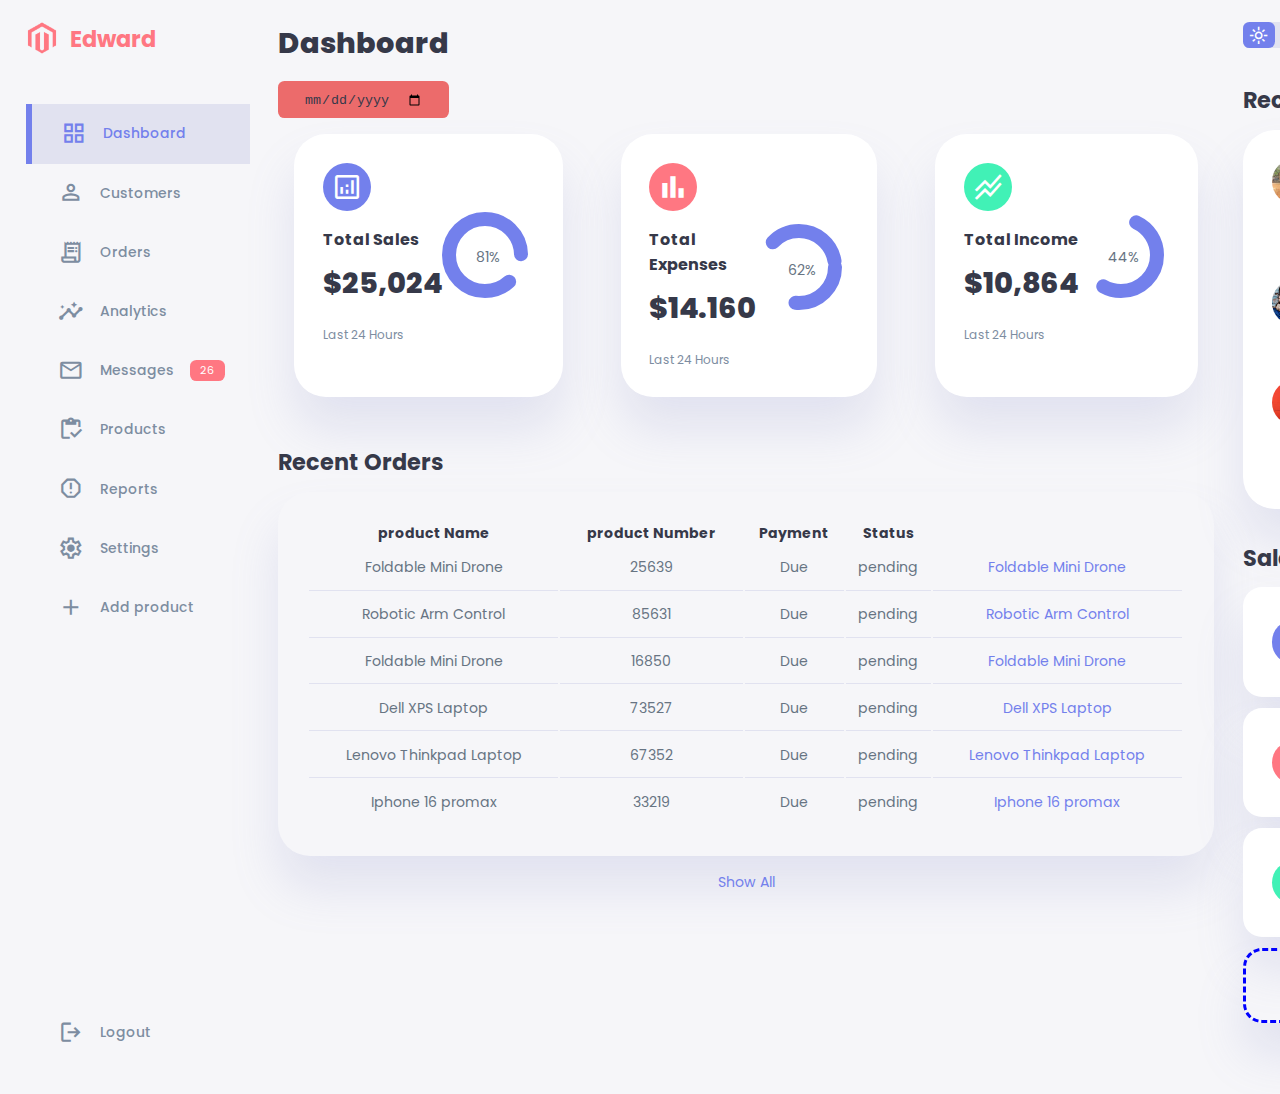
<file: MY final Portfolio/Admin-Dashboard/index.html>
<!DOCTYPE html>
<html lang="en">
<head>
    <link rel="stylesheet" href="./style.css">
    <link href="https://fonts.googleapis.com/css2?family=Material+Icons"
      rel="stylesheet">
      <link rel="stylesheet" href="https://fonts.googleapis.com/css2?family=Material+Symbols+Outlined:opsz,wght,FILL,GRAD@20..48,100..700,0..1,-50..200" />
    <meta charset="UTF-8">
    <meta name="viewport" content="width=device-width, initial-scale=1.0">
    <title>MyDashboard</title>
</head>
<body>
    <div class="container">
        <aside>
            <div class="top">
                <div class="logo">
                    <img src="./assets/logo.png">
                    <h2><span class="danger">Edward</span></h2>
                </div>
                <div class="close" id="close-btn">
                    <span class="material-symbols-outlined">
                        close
                        </span>
                </div>
            </div>
            <div class="sidebar">
            <a href="#" class="active">
                <span class="material-symbols-outlined">grid_view </span>
                <h3>Dashboard</h3>
            </a>
            <a href="#">
                <span class="material-symbols-outlined">person</span>
                <h3>Customers</h3>
            </a>
            <a href="#">
                <span class="material-symbols-outlined">receipt_long</span>
                <h3>Orders</h3>
            </a>
            <a href="#">
                <span class="material-symbols-outlined">insights</span>
                <h3>Analytics</h3>
            </a>
            <a href="Customers.mails.csv">
                <span class="material-symbols-outlined">mail_outline</span>
                <h3>Messages</h3>
                <span class="message-count">26</span>
            </a>
            <a href="#">
                <span class="material-symbols-outlined">inventory </span>
                <h3>Products</h3>
            </a>
            <a href="#">
                <span class="material-symbols-outlined">report_gmailerrorred </span>
                <h3>Reports</h3>
            </a>
            <a href="#">
                <span class="material-symbols-outlined">settings </span>
                <h3>Settings</h3>
            </a>
            <a href="#">
                <span class="material-symbols-outlined">add</span>
                <h3>Add product</h3>
            </a>
            <a href="#">
                <span class="material-symbols-outlined">logout</span>
                <h3>Logout</h3>
            </a>
            </div>
        </aside>
        <main>
            <h1>Dashboard</h1>
            <div class="date">
                <input type="date">
            </div>
            <div class="insights">
                <div class="sales">
                <span class="material-symbols-outlined">analytics</span>
                    <div class="middle">
                        <div class="left">
                            <h3>Total Sales</h3>
                            <h1>$25,024</h1>
                        </div>
                    <div class="progress">
                        <svg>
                            <circle cx="38" cy="38" r="36" ></circle>
                        </svg>
                        <div class="number">
                            <p>81%</p>
                        </div>
                    </div>
                </div>
                    <small class="text-muted">Last 24 Hours</small>
            </div>
            <!           END OF SALES           >
            <div class="expenses">
                <span class="material-symbols-outlined">bar_chart</span>
                    <div class="middle">
                        <div class="left">
                            <h3>Total Expenses</h3>
                            <h1>$14.160</h1>
                        </div>
                    <div class="progress">
                        <svg>
                            <circle cx="38" cy="38" r="36" ></circle>
                        </svg>
                        <div class="number">
                            <p>62%</p>
                        </div>
                    </div>
                </div>
                    <small class="text-muted">Last 24 Hours</small>
            </div>
            <!           END OF EXPENSES           >
            <div class="income">
                <span class="material-symbols-outlined">stacked_line_chart</span>
                    <div class="middle">
                        <div class="left">
                            <h3>Total Income</h3>
                            <h1>$10,864</h1>
                        </div>
                    <div class="progress">
                        <svg>
                            <circle cx="38" cy="38" r="36" ></circle>
                        </svg>
                        <div class="number">
                            <p>44%</p>
                        </div>
                    </div>
                </div>
                    <small class="text-muted">Last 24 Hours</small>
            </div>
            <!           END OF INCOME           >
        </div>
        <div class="recent-orders">
            <h2>Recent Orders</h2>
            <table>
                <thead>
                    <tr>
                        <th>product Name</th>
                        <th>product Number</th>
                        <th>Payment</th>
                        <th>Status</th>
                        <th> </th>                        <th></th>
                    </tr>
                </thead>
                <tbody>
                  
                </tbody>
            </table>
            <a href="#">Show All</a>
        </div>
        </main>

        <div class="right">
            <div class="top">
                <button id="menu-btn">
                    <span class="material-symbols-outlined">menu</span>
                </button>
                <div class="theme-toggler">
                    <span class="material-symbols-outlined active">light_mode</span>
                    <span class="material-symbols-outlined">dark_mode</span>
                </div>
                <div class="profile">
                    <div class="info">
                        <p>Hey,<b>Edward</b></p>
                        <small class="text-muted">Admin</small>
                    </div>
                        <div class="profile-photo">
                            <img src="Images\img1.jpg">
                        </div>
                </div>
            </div>
            <div class="recent-updates">
                <h2>Recent Updates</h2>
                <div class="updates">
                    <div class="update">
                        <div class="profile-photo">
                            <img src="Images\img2.jpg" alt="">
                        </div>
                        <div class="message">
                            <p><b>Tengan Edward </b>recived his order of
                            Night lion tech gps drone</p>
                            <small class="text-muted">5 Minutes Ago</small>
                        </div>
                </div>
                    <div class="update">
                        <div class="profile-photo">
                            <img src="./assets/profile-3.jpg" alt="">
                        </div>
                        <div class="message">
                            <p><b>Reza Naseri </b>recived his order of
                            Dell XPS laptop</p>
                            <small class="text-muted">2 Minutes Ago</small>
                        </div>
                    </div>
                    <div class="update">
                        <div class="profile-photo">
                            <img src="./assets/profile-4.jpg" alt="">
                        </div>
                        <div class="message">
                            <p><b>Allibaba </b>recived his order of
                            Robotic Arm Control</p>
                            <small class="text-muted">10 Minutes Ago</small>
                        </div>
                    </div>
                    <!-- <div class="update">
                        <div class="profile-photo">
                            <img src="Images/img3.jpg" alt="">
                        </div>
                        <div class="message">
                            <p><b>Haruna Katrish </b>recived his order of
                            Cements</p>
                            <small class="text-muted">7 Minutes Ago</small>
                        </div>
                    </div> -->
            </div>
            <div class="sales-analytics">
                <h2>Sales Analytics</h2>
                <div class="item online">
                    <div class="icon">
                        <span class="material-symbols-outlined">shopping_cart</span>
                    </div>
                    <div class="right">
                        <div class="info">
                            <h3>ONLINE ORDERS</h3>
                            <small class="text-muted"></small>
                        </div>
                        <h5 class="success">+39%</h5>
                        <h3>3849</h3>
                    </div>
                </div>
                <div class="item offline">
                    <div class="icon">
                        <span class="material-symbols-outlined">local_mall</span>
                    </div>
                    <div class="right">
                        <div class="info">
                            <h3>OFFLINE ORDERS</h3>
                            <small class="text-muted"></small>
                        </div>
                        <h5 class="danger">-17%</h5>
                        <h3>1100</h3>
                    </div>
                </div>
                <div class="item customers">
                    <div class="icon">
                        <span class="material-symbols-outlined">person</span>
                    </div>
                    <div class="right">
                        <div class="info">
                            <h3>NEW CUSTOMERS</h3>
                            <small class="text-muted"></small>
                        </div>
                        <h5 class="success">+25%</h5>
                        <h3>849</h3>
                    </div>
                </div>
                <div class="item add-product">
                    <div>
                        <span class="material-symbols-outlined">add</span>
                        <h3>Add Products</h3>
                    </div>
                </div>

            </div>
        </div>
    </div>
    <script src="./orders.js"></script>
    <script src="./index.js"></script>

</body>
</html>
</file>
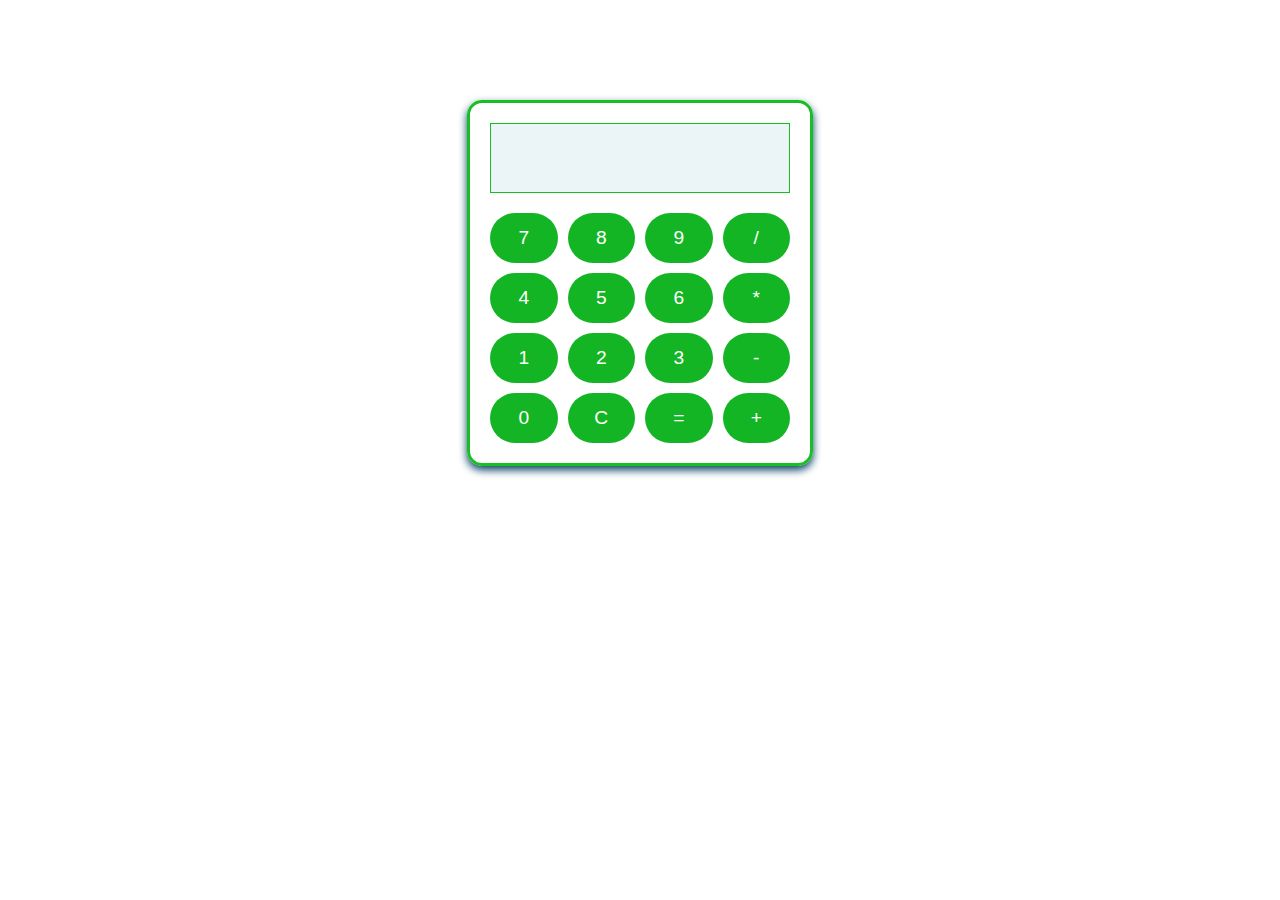
<file: MY final Portfolio/simple-calculator/index.html>
<!DOCTYPE html>
<html lang="en">
<head>
    <meta charset="UTF-8">
    <meta name="viewport" content="width=device-width, initial-scale=1.0">
    <title>Simple Calculator</title>
    <link rel="stylesheet" href="styles.css">
</head>
<body>
    <div class="calculator">
        <input type="text" id="result" disabled>
        <div class="buttons">
            <button class="btn" onclick="appendValue('7')">7</button>
            <button class="btn" onclick="appendValue('8')">8</button>
            <button class="btn" onclick="appendValue('9')">9</button>
            <button class="btn" onclick="appendValue('/')">/</button>
            <button class="btn" onclick="appendValue('4')">4</button>
            <button class="btn" onclick="appendValue('5')">5</button>
            <button class="btn" onclick="appendValue('6')">6</button>
            <button class="btn" onclick="appendValue('*')">*</button>
            <button class="btn" onclick="appendValue('1')">1</button>
            <button class="btn" onclick="appendValue('2')">2</button>
            <button class="btn" onclick="appendValue('3')">3</button>
            <button class="btn" onclick="appendValue('-')">-</button>
            <button class="btn" onclick="appendValue('0')">0</button>
            <button class="btn" onclick="clearResult()">C</button>
            <button class="btn" onclick="calculateResult()">=</button>
            <button class="btn" onclick="appendValue('+')">+</button>
        </div>
    </div>
    <script src="script.js"></script>
</body>
</html>
</file>
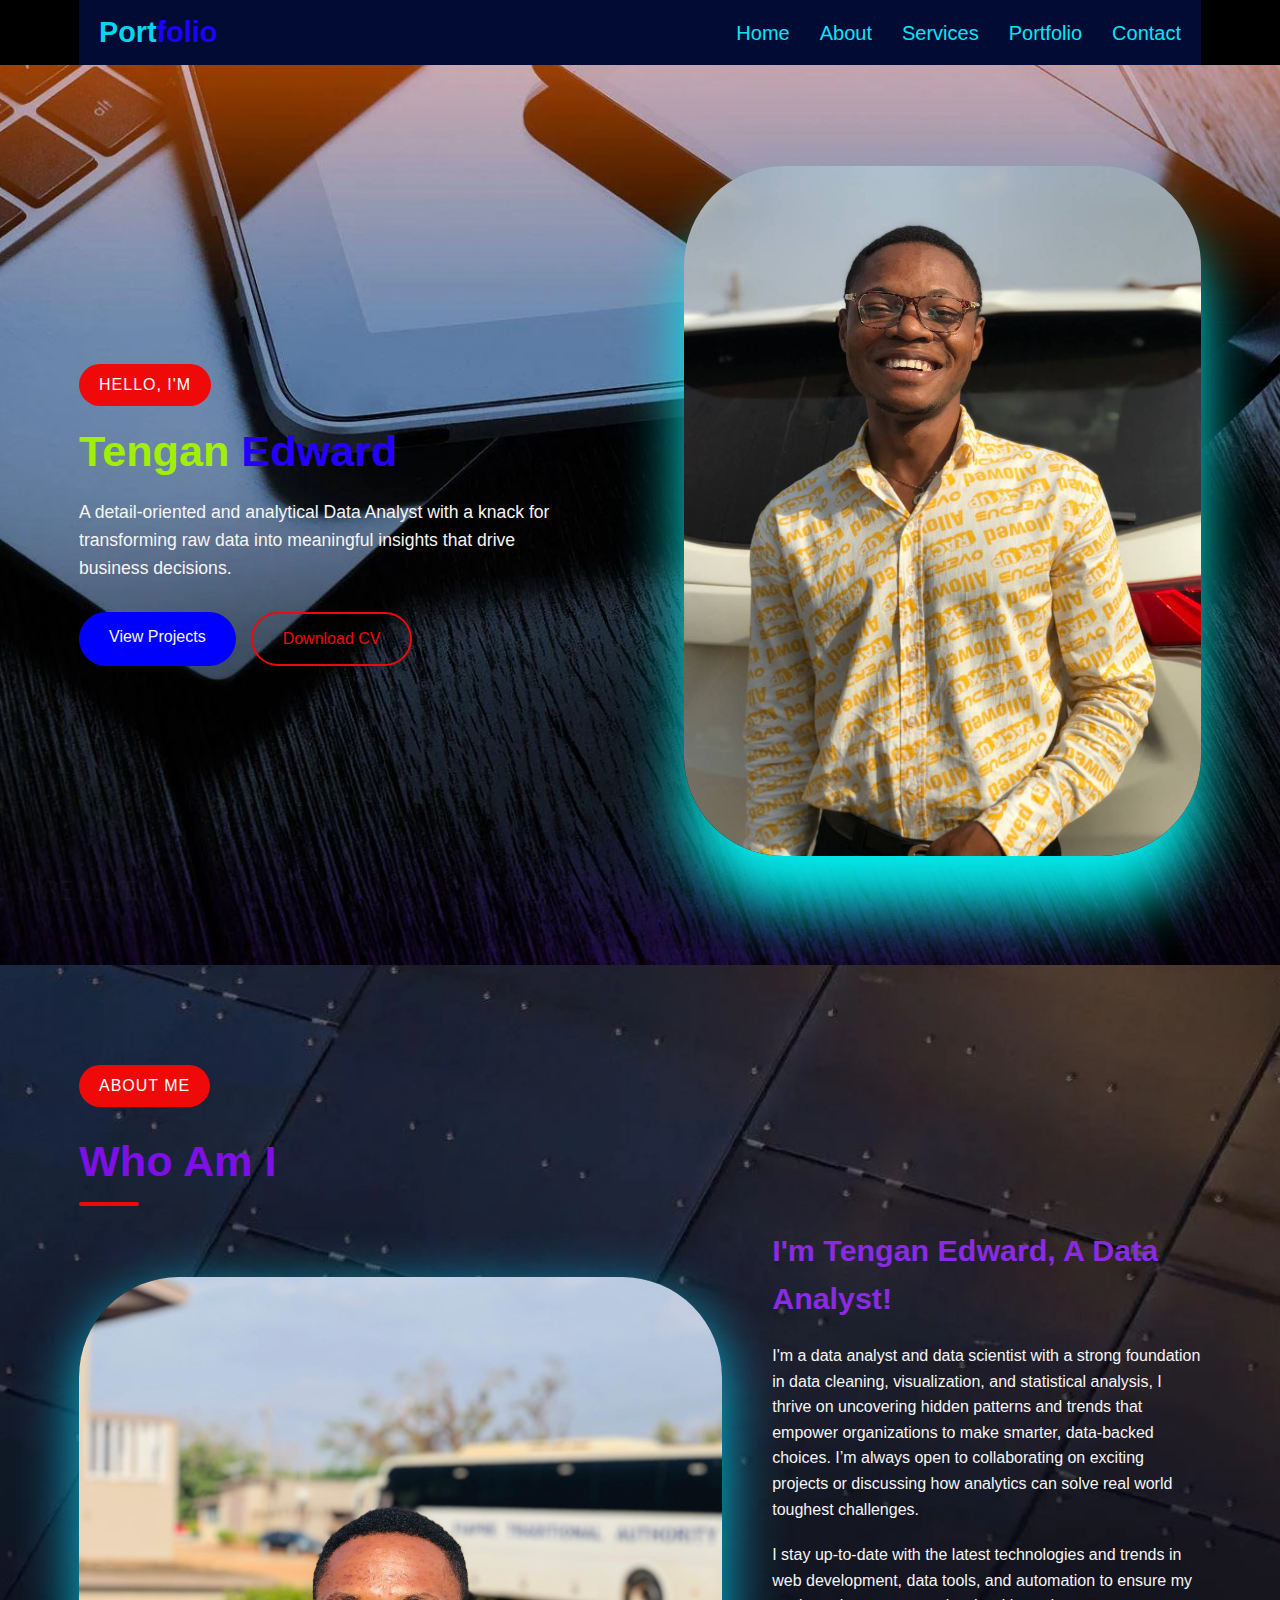
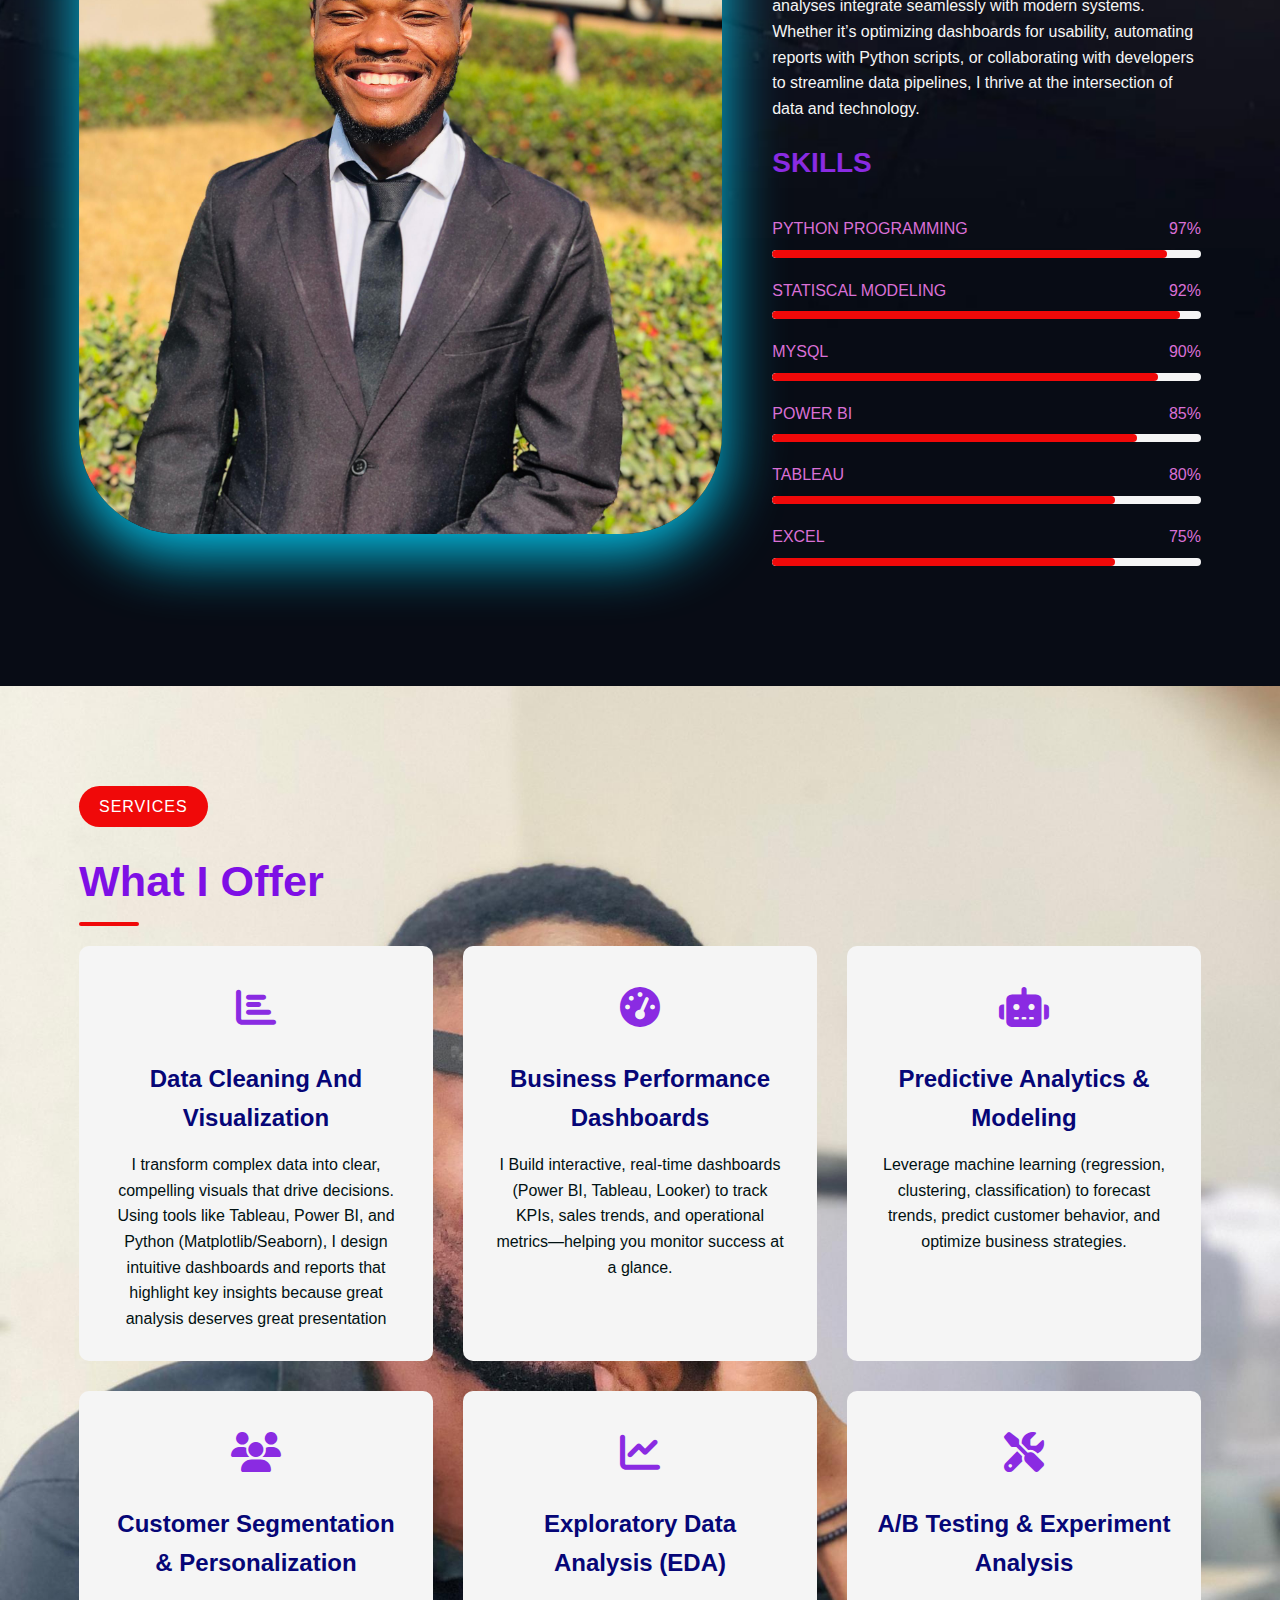
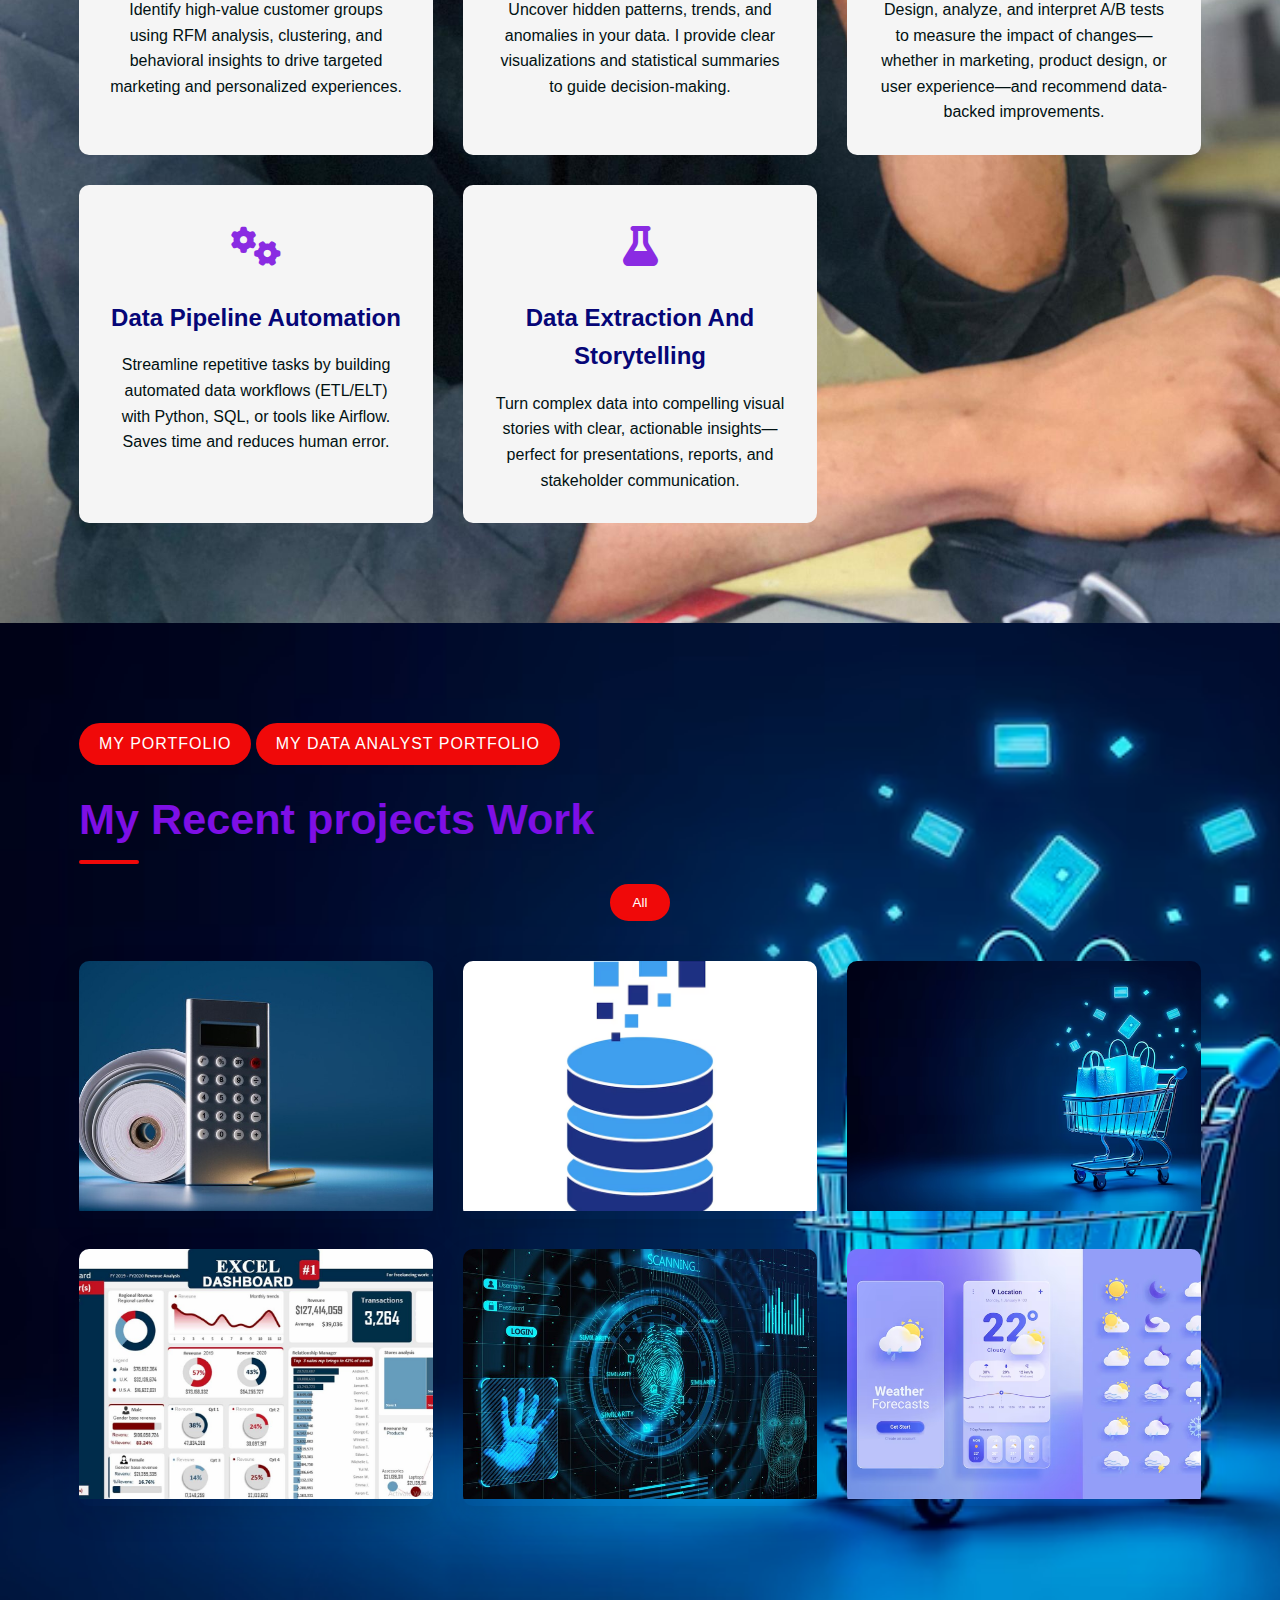
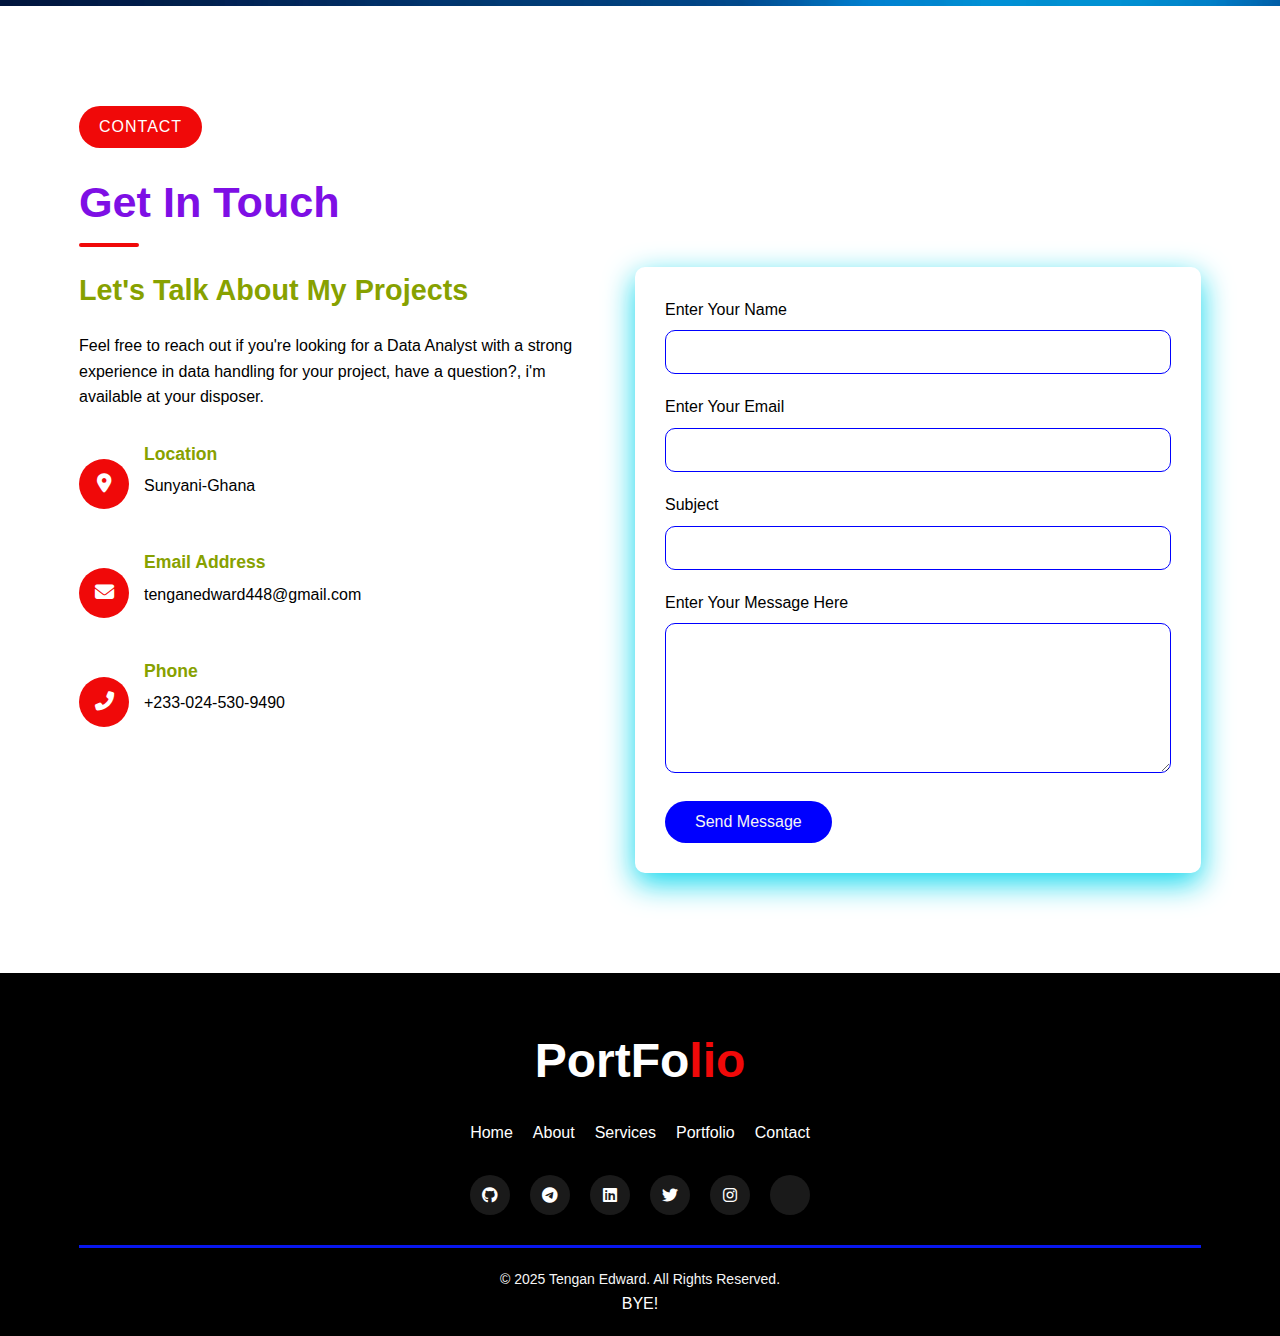
<file: MY final Portfolio/elements.html>
<!DOCTYPE html>
<html lang="en">
<head>
    <meta charset="UTF-8">
    <meta name="viewport" content="width=device-width, initial-scale=1.0">
    <title>thetec-artist</title>
    <link rel="stylesheet" href="https://cdnjs.cloudflare.com/ajax/libs/font-awesome/6.4.0/css/all.min.css">
    <style>
        /* CSS Reset & Base Styles */
        * {
            margin: 0;
            padding: 0;
            box-sizing: border-box;
            font-family: 'Segoe UI', Tahoma, Geneva, Verdana, sans-serif;
        }

        :root {
            --primary-color: #f00909;
            --secondary-color: #d50be0dd;
            --accent-color: #0ae632ae;
            --light-color: #000000; 
            --dark-color: #87a100;
            --text-color: #333;
            --text-light: #4fd5e3;
            --transition: all 0.2s ease;
        }

        html {
            scroll-behavior: smooth;
        }

        body {
            line-height: 1.6;
            color: var(--text-color);
            background-color: var(--light-color);
            overflow-x: hidden;
        }

        a {
            text-decoration: none;
            color: white;
            transition: var(--transition);
        }

        a:hover {
            color:yellow;
        }

        .container {
            width: 90%;
            max-width: 1200px;
            margin: 0 auto;
            padding: 0 15px;
        }

        .section {
            display: inline-block;
            padding: 8px 20px;
            background-color: var(--primary-color);
            color: white;
            border-radius: 30px;
            font-size: 15x;
            margin-bottom: 20px;
            text-transform: uppercase;
            letter-spacing: 1px;
        }

        .section-title {
            font-size: 2.7rem;
            margin-bottom: 30px;
            color: rgb(126, 15, 229);
            position: relative;
        }

        .section-title::after {
            content: '';
            position: absolute;
            bottom: -10px;
            left: 0;
            width: 60px;
            height: 4px;
            background-color: var(--primary-color);
            border-radius: 2px;
        }

        .btn {
            display: inline-block;
            padding: 12px 30px;
            background-color: blue;
            color: whitesmoke;
            border: none;
            border-radius: 30px;
            cursor: pointer;
            font-size: 16px;
            font-weight: 500;
            transition: var(--transition);
            text-transform: capitalize;
        }

        .btn:hover {
            background-color: red;
            transform: translateY(-3px);
            box-shadow: 0 10px 20px greenyellow;
        }

        .btn-outline {
            background-color: transparent;
            border: 2px solid var(--primary-color);
            color: var(--primary-color);
        }

        .btn-outline:hover {
            background-color: var(--primary-color);
            color: rgb(4, 211, 248);
        }

        /* Header & Navigation */
        header {
            position: flex;
            top: 0;
            left: 0;
            height: 65px;
            width: 100%;
            z-index: 1000;
            
            box-shadow: 0 2px 10px rgb(19, 244, 2);
            transition: var(--transition);
        }

        header.scrolled {
            background-color: rgba(1, 12, 55, 0.95);
            box-shadow: 0 5px 20px rgba(0, 0, 0, 0.1);
        }
        /* Navigation bar */
        .navbar {
            display: flex;
            justify-content: space-between;
            align-items: center;
            padding: 20px 20px;
            margin: 0;
            background: rgba(1, 12, 55, 0.95) ;
            height: 65px;
            font-size: 20px;
            width: 100%;
             top: 0;
            left: 0;
        }

        .logo {
            font-size: 1.8rem;
            font-weight: 700;
            color: rgb(6, 213, 240);
            transition: var(--transition);
            position: relative;
            display: inline-block;
        }

        .logo:hover {
            transform: scale(1.05);
        }

        .logo::after {
            content: '';
            position: absolute;
            bottom: -2px;
            left: 0;
            width: 0;
            height: 3px;
            background-color: var(--primary-color);
            transition: var(--transition);
        }

        .logo:hover::after {
            width: 100%;
        }

        .logo span {
            color: rgb(30, 0, 255);
        }

        .nav-links {
            display: flex;
            list-style: none;
        }

        .nav-links li {
            margin-left: 30px;
        }

        .nav-links a {
            font-weight: 500;
            position: relative;
            padding: 5px 0;
            transition: var(--transition);
            color: rgb(4, 230, 246);
        }

        .nav-links a::after {
            content: '';
            position: absolute;
            bottom: 0;
            left: 0;
            width: 0;
            height: 3px;
            background-color: rgb(255, 0, 0);
            transition: var(--transition);
            font-size: large;
        }

        .nav-links a:hover::after {
            width: 100%;
        }

        .nav-links a::before {
            content: '';
            position: absolute;
            top: 0;
            left: 0;
            width: 100%;
            height: 100%;
            background-color: white;
            border-radius: 4px;
            transform: scaleX(0);
            transform-origin: right;
            transition: transform 0.3s ease;
            z-index: -5;
        }

        .nav-links a:hover::before {
            transform: scaleX(1);
            transform-origin: left;
            color: rgb(222, 237, 8);
        }

        .nav-links a:hover {
            color: var(--primary-color);
            /* color:  rgb(7, 238, 46); */
        }

        .hamburger {
            display: none;
            cursor: pointer;
            font-size: 1.5rem;
            color: orangered;
            transition: var(--transition);
        }

        .hamburger:hover {
            color: blue;
            transform: rotate(90deg);
        }

        @media (max-width: 768px) {
            .nav-links {
                position: absolute;
                top: 80px;
                left: 0;
                width: 100%;
                background-color: white;
                flex-direction: column;
                align-items: center;
                padding: 20px 0;
                box-shadow: 0 10px 20px rgba(0, 0, 0, 0.1);
                transform: translateY(-150%);
                transition: transform 0.4s ease;
                z-index: 999;
            }

            .nav-links.active {
                transform: translateY(0);
            }

            .nav-links li {
                margin: 15px 0;
            }

            .nav-links a {
                padding: 10px 20px;
            }

            .nav-links a:hover {
                background-color: rgba(52, 152, 219, 0.1);
                border-radius: 4px;
            }

            .hamburger {
                display: block;
            }
        }

        /* Home Section */
        .hero {
            height: 100vh;
            display: flex;
            align-items: center;
           background:  url('images/13.jpg') center/cover no-repeat;
            position: relative;
            overflow: hidden;
        }

        .hero-content {
            display: flex;
            align-items: center;
            justify-content: space-between;
            flex-wrap: wrap;
        }

        .hero-text {
            flex: 1;
            min-width: 300px;
            padding-right: 30px;
        }

        .hero-text h1 {
            font-size: 2.7rem;
            margin-bottom: 20px;
            color: rgb(161, 239, 6);
            line-height: 1.2;
        }

        .hero-text h1 span {
            color: rgb(38, 0, 255);
        }

        .hero-text p {
            font-size: 1.1rem;
            color: whitesmoke;
            margin-bottom: 30px;
            max-width: 500px;
            background:transparent;
        }

        .hero-btns {
            display: flex;
            gap: 15px;
        }

        .hero-image {
            flex: 0.9;
            min-width: 300px;
            text-align: center;
            position: relative;
        }

        .hero-image img {
            max-width: 100%;
            height: auto;
            border-radius: 100px;
            box-shadow: 0 50px 60px rgba(4, 240, 240, 0.986);
            animation: float 5s ease-in-out infinite;
        }

        @keyframes float {
            0%, 100% {
                transform: translateY(0);
            }
            50% {
                transform: translateY(-20px);
            }
        }

        .social-icons {
            position: absolute;
            left: 0;
            bottom: 0;
            display: flex;
            flex-direction: column;
            gap: 15px;
        }

        .social-icons a {
            display: flex;
            align-items: center;
            justify-content: center;
            width: 40px;
            height: 40px;
            background-color: rgb(255, 255, 255);
            border-radius: 50%;
            color: var(--dark-color);
            box-shadow: 0 5px 15px white;
            transition: var(--transition);
        }

        .social-icons a:hover {
            background-color: var(--primary-color);
            color: rgb(65, 8, 239);
            transform: translateY(-5px);
        }

        /* About Section */
        .about {
            padding: 100px 0;
             background:  
                url('images/14.jpg') center/cover no-repeat;
        }

        /* About content section */
        .about-content {
            display: flex;
            align-items: center;
            justify-content: space-between;
            flex-wrap: wrap;
            gap: 50px;
        }

        .about-image {
            flex: 1.5;
            min-width: 300px;
            text-align: center;
            display: flex;
           
        }

        .about-image img {
            max-width: 100%;
            height: auto;
            border-radius: 100px;
            box-shadow: 0 20px 60px rgba(4, 201, 240, 0.986);
            display: flex;
             transition: 0.2s;
        }

        .about-text {
            flex: 1;
            min-width: 305px;
        }

        .about-text h3 {
            font-size: 1.9rem;
            margin-bottom: 20px;
            color: blueviolet;
        }

        .about-text p {
            margin-bottom: 20px;
            color:whitesmoke;
        }
        .about-text h1{
            color: blueviolet;
            font-size: 28px;
        }

        .skills {
            margin-top: 30px;
        }

        .skill-item {
            margin-bottom: 20px;
        }

        .skill-info {
            display: flex;
            justify-content: space-between;
            margin-bottom: 8px;
            color:orchid;
            /* background: orchid; */
        }

        .skill-bar {
            height: 8px;
            background-color: whitesmoke;
            border-radius: 4px;
            overflow: hidden;
        }

        .skill-progress {
            height: 100%;
            background-color: var(--primary-color);
            border-radius: 4px;
            transition: width 1s ease;
        }

        /* Services Section */
        .services {
            padding: 100px 0;
           background:  url('images/8.jpg') center/cover no-repeat;
        }

        .services-grid {
            display: grid;
            grid-template-columns: repeat(auto-fit, minmax(300px, 1fr));
            gap: 30px;
        }

        .service-card {
            background-color: whitesmoke;
            padding: 30px;
            border-radius: 10px;
            /* box-shadow: 0 10px 30px rgba(245, 198, 245, 0.901); */
            transition: var(--transition);
            text-align: center;
        }

        .service-card:hover {
            transform: translateY(-10px);
            /* box-shadow: 0 15px 40px rgb(3, 222, 251) ; */
        }

        .service-icon {
            font-size: 2.5rem;
            color:blueviolet;
            margin-bottom: 20px;
        }

        .service-card h3 {
            font-size: 1.5rem;
            margin-bottom: 15px;
            color: rgb(6, 6, 119);
        }

        .service-card p {
            color: rgb(1, 17, 18);
        }

        /* Portfolio Section */
        .portfolio {
            padding: 100px 0;
             background: 
                url('images/ecom1.jpg') center/cover no-repeat;
        }

        .portfolio-filter {
            display: flex;
            justify-content: center;
            flex-wrap: wrap;
            gap: 15px;
            margin-bottom: 40px;
        }

        .filter-btn {
            padding: 8px 20px;
            background-color: transparent;
            border: 3px solid var(--primary-color);
            color: var(--primary-color);
            border-radius: 30px;
            cursor: pointer;
            transition: var(--transition);
        }

        .filter-btn.active, .filter-btn:hover {
            background-color: var(--primary-color);
            color: white;
        }

        .portfolio-grid {
            display: grid;
            grid-template-columns: repeat(auto-fill, minmax(300px, 1fr));
            gap: 30px;
        }

        .portfolio-item {
            position: relative;
            border-radius: 10px;
            overflow: hidden;
            box-shadow: 0 10px 30px rgba(0, 0, 0, 0.1);
        }

        .portfolio-img {
            width: 100%;
            height: 250px;
            object-fit: cover;
            transition: var(--transition);
        }

        .portfolio-overlay {
            position: absolute;
            top: 0;
            left: 0;
            width: 100%;
            height: 100%;
            background-color: rgba(7, 47, 58, 0.982);
            display: flex;
            flex-direction: column;
            justify-content: center;
            align-items: center;
            opacity: 0;
            transition: var(--transition);
        }

        .portfolio-item:hover .portfolio-overlay {
            opacity: 2;
        }

        .portfolio-item:hover .portfolio-img {
            transform: scale(1.1);
        }

        .portfolio-overlay h3 {
            color: red;
            font-size: 2.3rem;
            margin-bottom: 10px;
        }

        .portfolio-overlay p {
            color: rgba(255, 255, 255, 0.993);
            margin-bottom: 20px;
        }

        /* Contact Section */
        .contact {
            padding: 100px 0;
            background-color: white;
        }

        .contact-content {
            display: flex;
            flex-wrap: wrap;
            gap: 50px;
        }

        .contact-info {
            flex: 1;
            min-width: 300px;
        }

        .contact-info h3 {
            font-size: 1.8rem;
            margin-bottom: 20px;
            color: var(--dark-color);
        }

        .contact-info p {
            margin-bottom: 30px;
            color: black;
        }

        .contact-details {
            display: flex;
            flex-direction: column;
            gap: 20px;
        }

        .contact-item {
            display: flex;
            align-items: center;
            gap: 15px;
        }

        .contact-icon {
            width: 50px;
            height: 50px;
            background-color: var(--primary-color);
            color: white;
            border-radius: 50%;
            display: flex;
            align-items: center;
            justify-content: center;
            font-size: 1.2rem;
        }

        .contact-text h4 {
            font-size: 1.1rem;
            color: var(--dark-color);
            margin-bottom: 5px;
        }

        .contact-text p {
            color: black;
        }

        .contact-form {
            flex: 1;
            min-width: 300px;
            background-color: white;
            padding: 30px;
            border-radius: 10px;
            box-shadow: 0 10px 30px rgba(4, 214, 237, 0.971);
        }

        .form-group {
            margin-bottom: 20px;
        }

        .form-group label {
            display: block;
            margin-bottom: 8px;
            font-weight: 500;
            color: black;
        }

        .form-control {
            width: 100%;
            padding: 12px 15px;
            border: 1px solid blue;
            border-radius: 10px;
            font-size: 16px;
            transition: var(--transition);
        }

        .form-control:focus {
            border-color: var(--primary-color);
            outline: none;
            box-shadow: 0 0 0 3px rgba(234, 217, 217, 0.993);
        }

        textarea.form-control {
            min-height: 150px;
            resize: vertical;
        }

        /* Footer section */
        footer {
            background-color: black;
            color: white;
            padding: 50px 0 20px;
            text-align: center;
        }

        .footer-content {
            display: flex;
            flex-direction: column;
            align-items: center;
        }

        .footer-logo {
            font-size: 3rem;
            font-weight: 700;
            margin-bottom: 20px;
        }

        .footer-logo span {
            color: var(--primary-color);
        }

        .footer-links {
            display: flex;
            flex-wrap: wrap;
            justify-content: center;
            gap: 20px;
            margin-bottom: 30px;
        }

        .footer-l
                .footer-links a {
            color: white;
            transition: var(--transition);
        }

        .footer-links a:hover {
            color: var(--primary-color);
        }

        .footer-social {
            display: flex;
            gap: 20px;
            margin-bottom: 30px;
        }

        .footer-social a {
            display: flex;
            align-items: center;
            justify-content: center;
            width: 40px;
            height: 40px;
            background-color: rgba(255, 255, 255, 0.1);
            border-radius: 50%;
            color: white;
            transition: var(--transition);
        }

        .footer-social a:hover {
            background-color: var(--primary-color);
            transform: translateY(-5px);
        }

        .copyright {
            color: whitesmoke;
            font-size: 14px;
            padding-top: 20px;
            border-top: 3px solid rgb(8, 23, 239);
            width: 100%;
        }

        /* Back to Top Button */
        .back-to-top {
            position: fixed;
            bottom: 30px;
            right: 30px;
            width: 50px;
            height: 50px;
            background-color:rgba(15, 4, 233, 0.904);
            color: rgba(15, 4, 233, 0.904);
            border-radius: 50%;
            display: flex;
            align-items: center;
            justify-content: center;
            font-size: 1.2rem;
            box-shadow: 0 5px 20px rgba(15, 4, 233, 0.904);
            opacity: 0;
            visibility: hidden;
            transition: var(--transition);
            z-index: 999;
        }

        .back-to-top.active {
            opacity: 1;
            visibility: visible;
        }

        .back-to-top:hover {
            background-color: var(--accent-color);
            transform: translateY(-5px);
        }

        /* Animations */
        @keyframes fadeIn {
            from {
                opacity: 0;
                transform: translateY(20px);
            }
            to {
                opacity: 1;
                transform: translateY(0);
            }
        }

        .fade-in {
            animation: fadeIn 1s ease forwards;
        }

        /* Responsive Adjustments */
        @media (max-width: 992px) {
            .hero-text h1 {
                font-size: 2.8rem;
            }
            
            .section-title {
                font-size: 2rem;
            }
        }

        @media (max-width: 768px) {
            .hero-content, .about-content, .contact-content {
                flex-direction: column;
                text-align: center;
            }
            
            .hero-text {
                padding-right: 0;
                margin-bottom: 50px;
            }
            
            .hero-btns, .portfolio-filter {
                justify-content: center;
            }
            
            .social-icons {
                position: static;
                flex-direction: row;
                margin-top: 30px;
                justify-content: center;
            }
        }

        @media (max-width: 576px) {
            .hero-text h1 {
                font-size: 2.2rem;
            }
            
            .btn {
                padding: 10px 20px;
                font-size: 14px;
            }
            
            .section-title {
                font-size: 1.8rem;
            }
        }
        /* Back to Top Button */
        #back-to-top {
            position: fixed;
            bottom: 20px;
            right: 20px;
            background: blue;
            color: whitesmoke;
            width: 45px;
            height: 45px;
            border-radius: 50%;
            text-align: center;
            line-height: 50px;
            font-size: 30px;
            cursor: pointer;
            opacity: 0;
            visibility: hidden;
            transition: opacity 0.3s ease, visibility 0.3s ease;
            z-index: 1000;
        }

        #back-to-top.show {
            opacity: 1;
            visibility: visible;
        }
    </style>
</head>
<body>
    <!-- Header -->
    <header id="header">
        <div class="container">
            <nav class="navbar">
                <a href="#" class="logo">Port<span>folio</span></a>
                <ul class="nav-links">
                    <li><a href="#home">Home</a></li>
                    <li><a href="#about">About</a></li>
                    <li><a href="#services">Services</a></li>
                    <li><a href="#portfolio">Portfolio</a></li>
                    <li><a href="#contact">Contact</a></li>
                </ul>
                <div class="hamburger">
                    <i class="fas fa-bars"></i>
                </div>
            </nav>
        </div>
    </header>

    <!-- Hero Section -->
    <section class="hero" id="home">
        <div class="container">
            <div class="hero-content">
                <div class="hero-text">
                    <span class="section">Hello, I'm</span>
                    <h1>Tengan <span>Edward</span></h1>
                    <p>A detail-oriented and analytical Data Analyst with a knack for transforming raw data into meaningful insights that drive business decisions.</p>
                    <div class="hero-btns">
                        <a href="#portfolio" class="btn">View Projects</a>
                        <a href="CV.edit.pdf" class="btn btn-outline">Download CV</a>
                    </div>
                </div>
                <div class="hero-image">
                    <img src="images\2.jpg" alt="Profile Image">
                    <div class="social-icons">
                        <!-- <a href="https://github.com/tedwardeitgithub"><i class="fab fa-github"></i></a>
                        <a href="https://linkedin.com/t-edward"><i class="fab fa-linkedin-in"></i></a>
                        <a href="https://x.com/"><i class="fab fa-x"></i></a>
                        <a href="https://instagram.com/edwar_d448"><i class="fab fa-instagram"></i></a> -->
                     </div>
                </div>
            </div>
        </div>
    </section>

    <!-- About Section -->
    <section class="about" id="about">
        <div class="container">
            <span class="section">About Me</span>
            <h2 class="section-title">Who Am I</h2>
            <div class="about-content">
                <div class="about-image">
                    <img src="images\9.jpg" alt="About Image">
                </div>
                <div class="about-text">
                    <h3> I'm Tengan Edward, A Data Analyst!</h3>
                    <p> I'm a data analyst and data scientist with a strong foundation in data cleaning, visualization, and statistical analysis, I thrive on uncovering hidden patterns and trends that empower organizations to make smarter, data-backed choices. I’m always open to collaborating on exciting projects or discussing how analytics can solve real world toughest challenges.</p>
                    <p> I stay up-to-date with the latest technologies and trends in web development, data tools, and automation to ensure my analyses integrate seamlessly with modern systems. Whether it’s optimizing dashboards for usability, automating reports with Python scripts, or collaborating with developers to streamline data pipelines, I thrive at the intersection of data and technology.</p>
                    <h1><b>SKILLS</b></h1>
                    <div class="skills">
                        <div class="skill-item">
                            <div class="skill-info">
                                <span>PYTHON PROGRAMMING</span>
                                <span>97%</span>
                            </div>
                            <div class="skill-bar">
                                <div class="skill-progress" style="width: 92%;"></div>
                            </div>
                        </div>
                        <div class="skill-item">
                            <div class="skill-info">
                                <span>STATISCAL MODELING</span>
                                <span>92%</span>
                            </div>
                            <div class="skill-bar">
                                <div class="skill-progress" style="width: 95%;"></div>
                            </div>
                        </div>
                        <div class="skill-item">
                            <div class="skill-info">
                                <span>MYSQL</span>
                                <span>90%</span>
                            </div>
                            <div class="skill-bar">
                                <div class="skill-progress" style="width: 90%;"></div>
                            </div>
                        </div>
                        <div class="skill-item">
                            <div class="skill-info">
                                <span>POWER BI</span>
                                <span>85%</span>
                            </div>
                            <div class="skill-bar">
                                <div class="skill-progress" style="width: 85%;"></div>
                            </div>
                        </div>
                        <div class="skill-item">
                            <div class="skill-info">
                                <span>TABLEAU</span>
                                <span>80%</span>
                            </div>
                            <div class="skill-bar">
                                <div class="skill-progress" style="width: 80%;"></div>
                            </div>
                        </div>
                        <div class="skill-item">
                            <div class="skill-info">
                                <span>EXCEL</span>
                                <span>75%</span>
                            </div>
                            <div class="skill-bar">
                                <div class="skill-progress" style="width: 80%;"></div>
                            </div>
                        </div>
                    </div>
                </div>
            </div>
        </div>
    </section>

    <!-- Services Section -->
    <section class="services" id="services">
        <div class="container">
            <span class="section">Services</span>
            <h2 class="section-title">What I Offer</h2>
            <div class="services-grid">
                <div class="service-card">
                    <div class="service-icon">
                        <i class="fas fa-chart-bar"></i>
                    </div>
                    <h3>Data Cleaning And Visualization</h3>
                    <p>I transform complex data into clear, compelling visuals that drive decisions. Using tools like Tableau, Power BI, and Python (Matplotlib/Seaborn), I design intuitive dashboards and reports that highlight key insights because great analysis deserves great presentation</p>
                </div>
                <div class="service-card">
                    <div class="service-icon">
                        <i class="fas fa-tachometer-alt"></i>
                    </div>
                    <h3> Business Performance Dashboards </h3>
                    <p>I Build interactive, real-time dashboards (Power BI, Tableau, Looker) to track KPIs, sales trends, and operational metrics—helping you monitor success at a glance.</p>
                </div>
                <div class="service-card">
                    <div class="service-icon">
                        <i class="fas fa-robot"></i>
                    </div>
                    <h3>Predictive Analytics & Modeling</h3>
                    <p>Leverage machine learning (regression, clustering, classification) to forecast trends, predict customer behavior, and optimize business strategies.</p>
                </div>
                <div class="service-card">
                    <div class="service-icon">
                        <i class="fas fa-users"></i>
                    </div>
                    <h3>Customer Segmentation & Personalization</h3>
                    <p>Identify high-value customer groups using RFM analysis, clustering, and behavioral insights to drive targeted marketing and personalized experiences.</p>
                </div>
                <div class="service-card">
                    <div class="service-icon">
                        <i class="fas fa-chart-line"></i>
                    </div>
                    <h3>Exploratory Data Analysis (EDA)</h3>
                    <p>Uncover hidden patterns, trends, and anomalies in your data. I provide clear visualizations and statistical summaries to guide decision-making.</p>
                </div>
                <div class="service-card">
                    <div class="service-icon">
                        <i class="fas fa-tools"></i>
                    </div>
                    <h3>A/B Testing & Experiment Analysis</h3>
                    <p>Design, analyze, and interpret A/B tests to measure the impact of changes—whether in marketing, product design, or user experience—and recommend data-backed improvements.</p>
                </div>
                <div class="service-card">
                    <div class="service-icon">
                        <i class="fas fa-cogs"></i>
                    </div>
                    <h3>Data Pipeline Automation</h3>
                    <p>Streamline repetitive tasks by building automated data workflows (ETL/ELT) with Python, SQL, or tools like Airflow. Saves time and reduces human error.</p>
                </div>
                <div class="service-card">
                    <div class="service-icon">
                        <i class="fas fa-flask"></i>
                    </div>
                    <h3> Data Extraction And Storytelling </h3>
                    <p>Turn complex data into compelling visual stories with clear, actionable insights—perfect for presentations, reports, and stakeholder communication.</p>
                </div>
            </div>
        </div>
    </section>

    <!-- Portfolio Section -->
    <section class="portfolio" id="portfolio">
        <div class="container">
            <span class="section">My Portfolio</span>
             <span class="section"><a href="data analyst portfolio\analyst.html">My Data Analyst Portfolio</a></span>
            <h2 class="section-title">My Recent projects Work</h2>
            <div class="portfolio-filter">
                <button class="filter-btn active" data-filter="all">All</button>
            </div>
            <div class="portfolio-grid">
                <div class="portfolio-item" data-category="web">
                    <img src="images\cal3.jpg" alt="Project 1" class="portfolio-img">
                    <div class="portfolio-overlay">
                        <h3>Scientific Calculator</h3>
                        <p>This Calculator performs all mathematical and scientific computations and retuns the results to the user.</p>
                        <a href="simple-calculator\index.html" class="btn btn-outline">View Project</a>
                    </div>
                </div>
                <div class="portfolio-item" data-category="web">
                    <img src="images\post1.jpg" alt="Project 6" class="portfolio-img">
                    <div class="portfolio-overlay">
                        <h3>Company Dashboard</h3>
                        <p>Optimized PostgreSQL databases to handle 50K+ TPS while reducing query times by 75% through advanced indexing and partitioning strategies by Complex query optimization.</p>
                        <a href="Admin-Dashboard\index.html" class="btn btn-outline">View Project</a>
                    </div>
                 </div>
                <div class="portfolio-item" data-category="app">
                    <img src="images\ecom1.jpg" alt="Project 2" class="portfolio-img">
                    <div class="portfolio-overlay">
                        <h3>E-commerce Website</h3>
                        <p>Boosted e-commerce sales 28% through data-driven funnel optimization & customer segmentation allowing purchase and order of all kind of goods.</p>
                        <a href="#" class="btn btn-outline">View Project</a>
                    </div>
                </div>
                <div class="portfolio-item" data-category="web">
                    <img src="images\dash2.jpg" alt="Project 3" class="portfolio-img">
                    <div class="portfolio-overlay">
                        <h3>Business Dashboard</h3>
                        <p>Built interactive Power BI dashboards that cut reporting time by 70% and empowered leadership with real-time business insights</p>
                        <a href="dashboard-site\index.html" class="btn btn-outline">View Project</a>
                    </div>
                </div>
                <div class="portfolio-item" data-category="graphic">
                    <img src="images\bio1.jpg" alt="Project 4" class="portfolio-img">
                    <div class="portfolio-overlay">
                        <h3>Biometric Verification</h3>
                        <p>A built a biometric auth system that reduced fraud by 83% while speeding up verification 12x using Python and AWS AI services</p>
                        <a href="#" class="btn btn-outline">View Project</a>
                    </div>
                </div>
                <div class="portfolio-item" data-category="app">
                    <img src="images\weat2.jpg" alt="Project 5" class="portfolio-img">
                    <div class="portfolio-overlay">
                        <h3>Weather App</h3>
                        <p>A built AI-powered weather app with 96% forecast accuracy that serves personalized alerts to 15K+ users via Python/Flask.</p>
                        <a href="#" class="btn btn-outline">View Project</a>
                    </div>
                </div>
                <!-- <div class="portfolio-item" data-category="web">
                    <img src="images\vote1.jpg" alt="Project 6" class="portfolio-img">
                    <div class="portfolio-overlay">
                        <h3>Voting System</h3>
                        <p>Developed a blockchain e-voting system that eliminated fraud risks while delivering instant, verifiable election results.</p>
                        <a href="#" class="btn btn-outline">View Project</a>
                    </div>
                </div> -->
                <!-- <div class="portfolio-item" data-category="web">
                    <img src="images\bank2.jpg" alt="Project 6" class="portfolio-img">
                    <div class="portfolio-overlay">
                        <h3>Banking System</h3>
                        <p>Developed a blockchain e-voting system that eliminated fraud risks while delivering instant, verifiable election results.</p>
                        <a href="#" class="btn btn-outline">View Project</a>
                    </div>
                </div> -->
                
        </div>
    </section>

    <!-- Contact Section -->
    <section class="contact" id="contact">
        <div class="container">
            <span class="section">Contact</span>
            <h2 class="section-title">Get In Touch</h2>
            <div class="contact-content">
                <div class="contact-info">
                    <h3>Let's Talk About My Projects</h3>
                    <p>Feel free to reach out if you're looking for a Data Analyst with a strong experience in data handling for your project, have a question?, i'm available at your disposer.</p>
                    <div class="contact-details">
                        <div class="contact-item">
                            <div class="contact-icon">
                                <i class="fas fa-map-marker-alt"></i>
                            </div>
                            <div class="contact-text">
                                <h4>Location</h4>
                                <p>Sunyani-Ghana</p>
                            </div>
                        </div>
                        <div class="contact-item">
                            <div class="contact-icon">
                                <i class="fas fa-envelope"></i>
                            </div>
                            <div class="contact-text">
                                <h4>Email Address</h4>
                                <p>tenganedward448@gmail.com</p>
                            </div>
                        </div>
                        <div class="contact-item">
                            <div class="contact-icon">
                                <i class="fas fa-phone-alt"></i>
                            </div>
                            <div class="contact-text">
                                <h4>Phone</h4>
                                <p>+233-024-530-9490</p>
                            </div>
                        </div>
                    </div>
                </div>
                <div class="contact-form">
                    <form>
                        <div class="form-group">
                            <label for="name">Enter Your Name</label>
                            <input type="text" id="name" class="form-control" required>
                        </div>
                        <div class="form-group">
                            <label for="email">Enter Your Email</label>
                            <input type="email" id="email" class="form-control" required>
                        </div>
                        <div class="form-group">
                            <label for="subject">Subject</label>
                            <input type="text" id="subject" class="form-control" required>
                        </div>
                        <div class="form-group">
                            <label for="message">Enter Your Message Here</label>
                            <textarea id="message" class="form-control" required></textarea>
                        </div>
                        <button type="submit" class="btn">Send Message</button>
                    </form>
                </div>
            </div>
        </div>
    </section>


    <!-- Footer section -->
    <footer>
        <div class="container">
            <div class="footer-content">
                <a href="#" class="footer-logo">PortFo<span>lio</span></a>
                <div class="footer-links">
                    <a href="#home">Home</a>
                    <a href="#about">About</a>
                    <a href="#services">Services</a>
                    <a href="#portfolio">Portfolio</a>
                    <a href="#contact">Contact</a>
                </div>
                <div class="footer-social">
                    <a href="https://github.com/tedwardritgithub"><i class="fab fa-github"></i></a>
                    <a href="https://telegram.com/@E_di_e"><i class="fab fa-telegram"></i></a>
                    <a href="https://linkedin.com/in/t-edward"><i class="fab fa-linkedin"></i></a>
                    <a href="https://twitter.com/@TenganEdward"><i class="fab fa-twitter"></i></a>
                    <a href="https://instagram.com/edwar_d448"><i class="fab fa-instagram"></i></a>
                    <a href="https://youtube.com/@Edward_448
                    < a href="#"><i class ="i class="fab fa-youtube"></i></a>
                </div>
                <p class="copyright">&copy; 2025 Tengan Edward. All Rights Reserved.</p>
                <P>BYE!</P>
            </div>
        </div>
    </footer>

    <!-- Back to Top Button -->
    <a href="#home" class="back-to-top">
        <i class="fas fa-arrow-up"></i>
    </a>
    <!-- Back to Top Button -->
    <div id="back-to-top" onclick="scrollToTop()">↑</div>

    <script>
        // Smooth scrolling for navigation links
        document.querySelectorAll('nav ul li a').forEach(anchor => {
            anchor.addEventListener('click', function(e) {
                e.preventDefault();
                document.querySelector(this.getAttribute('href')).scrollIntoView({
                    behavior: 'smooth'
                });
            });
        });

        // Back to Top Button Logic
        const backToTopButton = document.getElementById('back-to-top');

        window.addEventListener('scroll', () => {
            if (window.scrollY > 200) {
                backToTopButton.classList.add('show');
            } else {
                backToTopButton.classList.remove('show');
            }
        });

        function scrollToTop() {
            window.scrollTo({
                top: 0,
                behavior: 'smooth'
            });
        }
    </script>

    <!-- JavaScript Section -->
    <script>
        // Mobile Navigation
        const hamburger = document.querySelector('.hamburger');
        const navLinks = document.querySelector('.nav-links');
        
        hamburger.addEventListener('click', () => {
            navLinks.classList.toggle('active');
            hamburger.classList.toggle('active');
        });
        
        // Close mobile menu when clicking on a link
        document.querySelectorAll('.nav-links a').forEach(link => {
            link.addEventListener('click', () => {
                navLinks.classList.remove('active');
                hamburger.classList.remove('active');
            });
        });
        
        // Sticky Header
        window.addEventListener('scroll', () => {
            const header = document.getElementById('header');
            header.classList.toggle('scrolled', window.scrollY > 50);
            
            // Back to Top Button
            const backToTop = document.querySelector('.back-to-top');
            backToTop.classList.toggle('active', window.scrollY > 300);
        });
        
        // Portfolio Filter
        const filterBtns = document.querySelectorAll('.filter-btn');
        const portfolioItems = document.querySelectorAll('.portfolio-item');
        
        filterBtns.forEach(btn => {
            btn.addEventListener('click',)
        }.
</file>
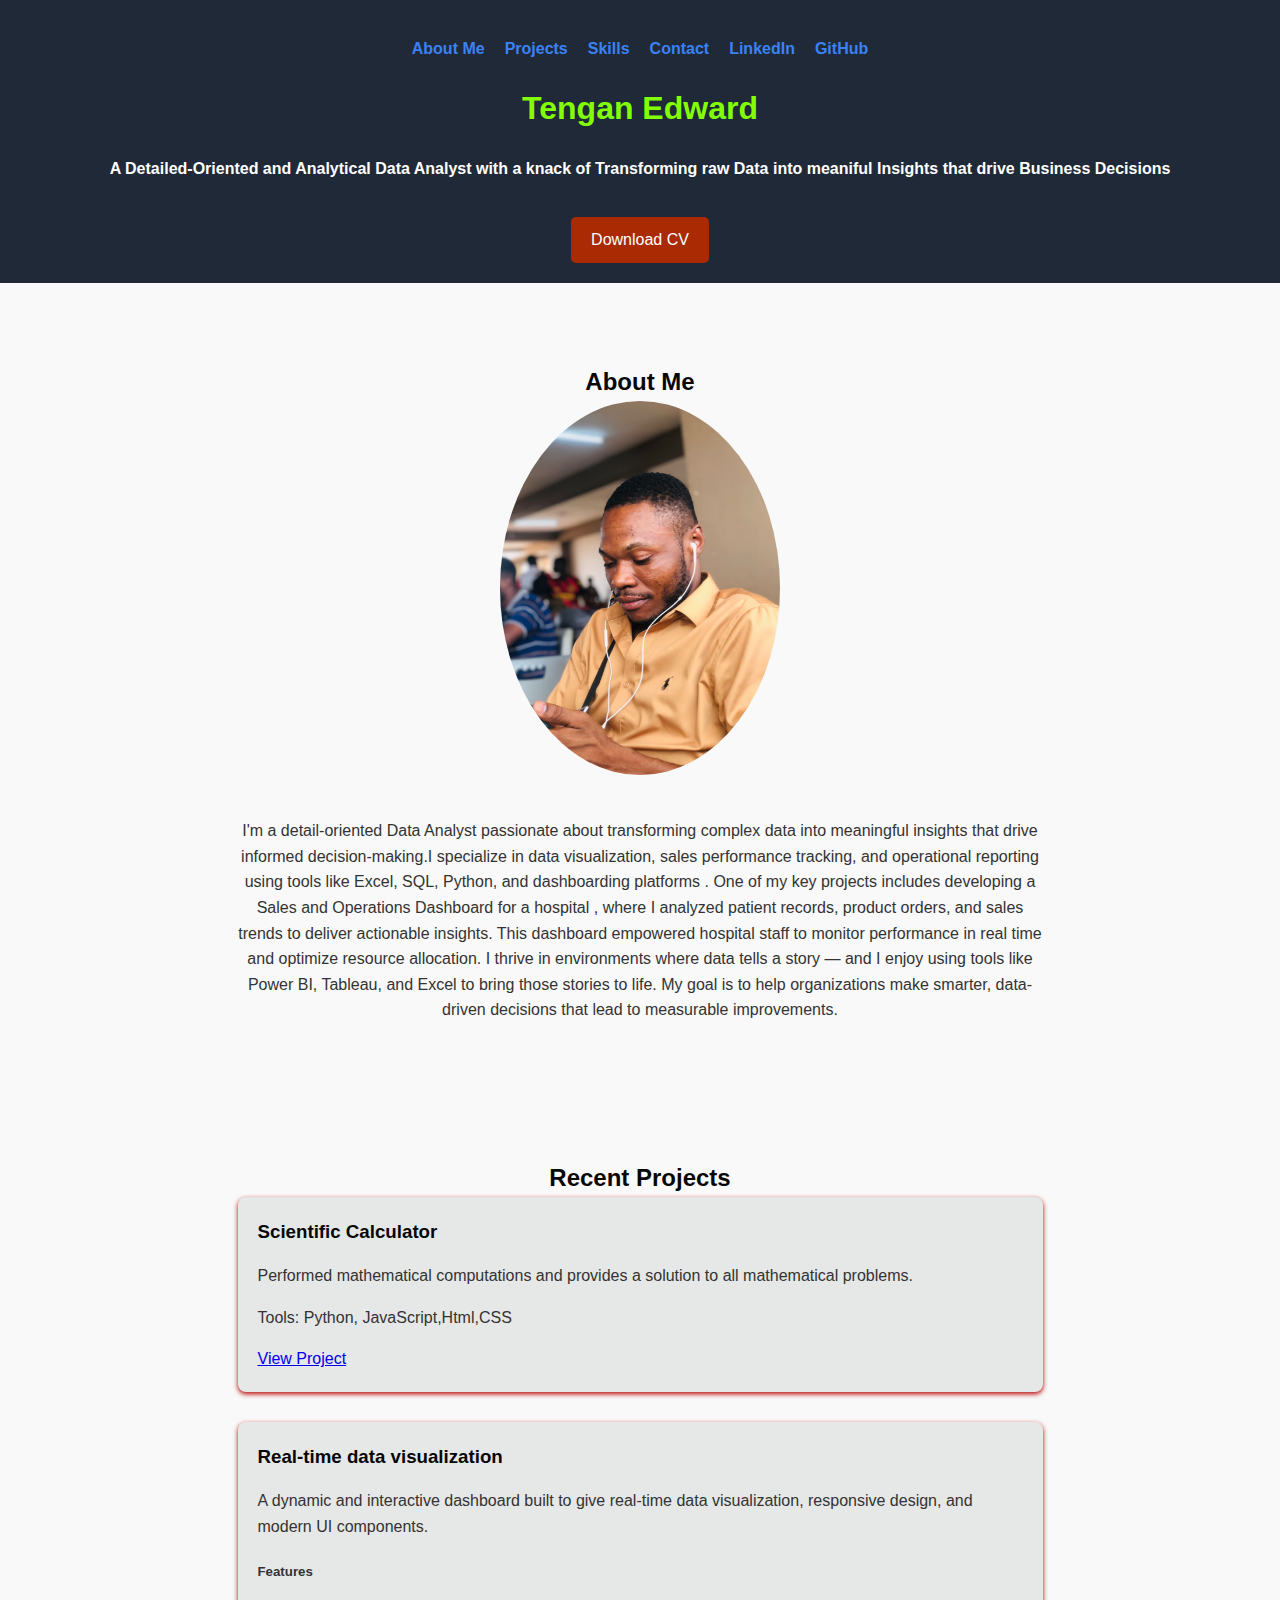
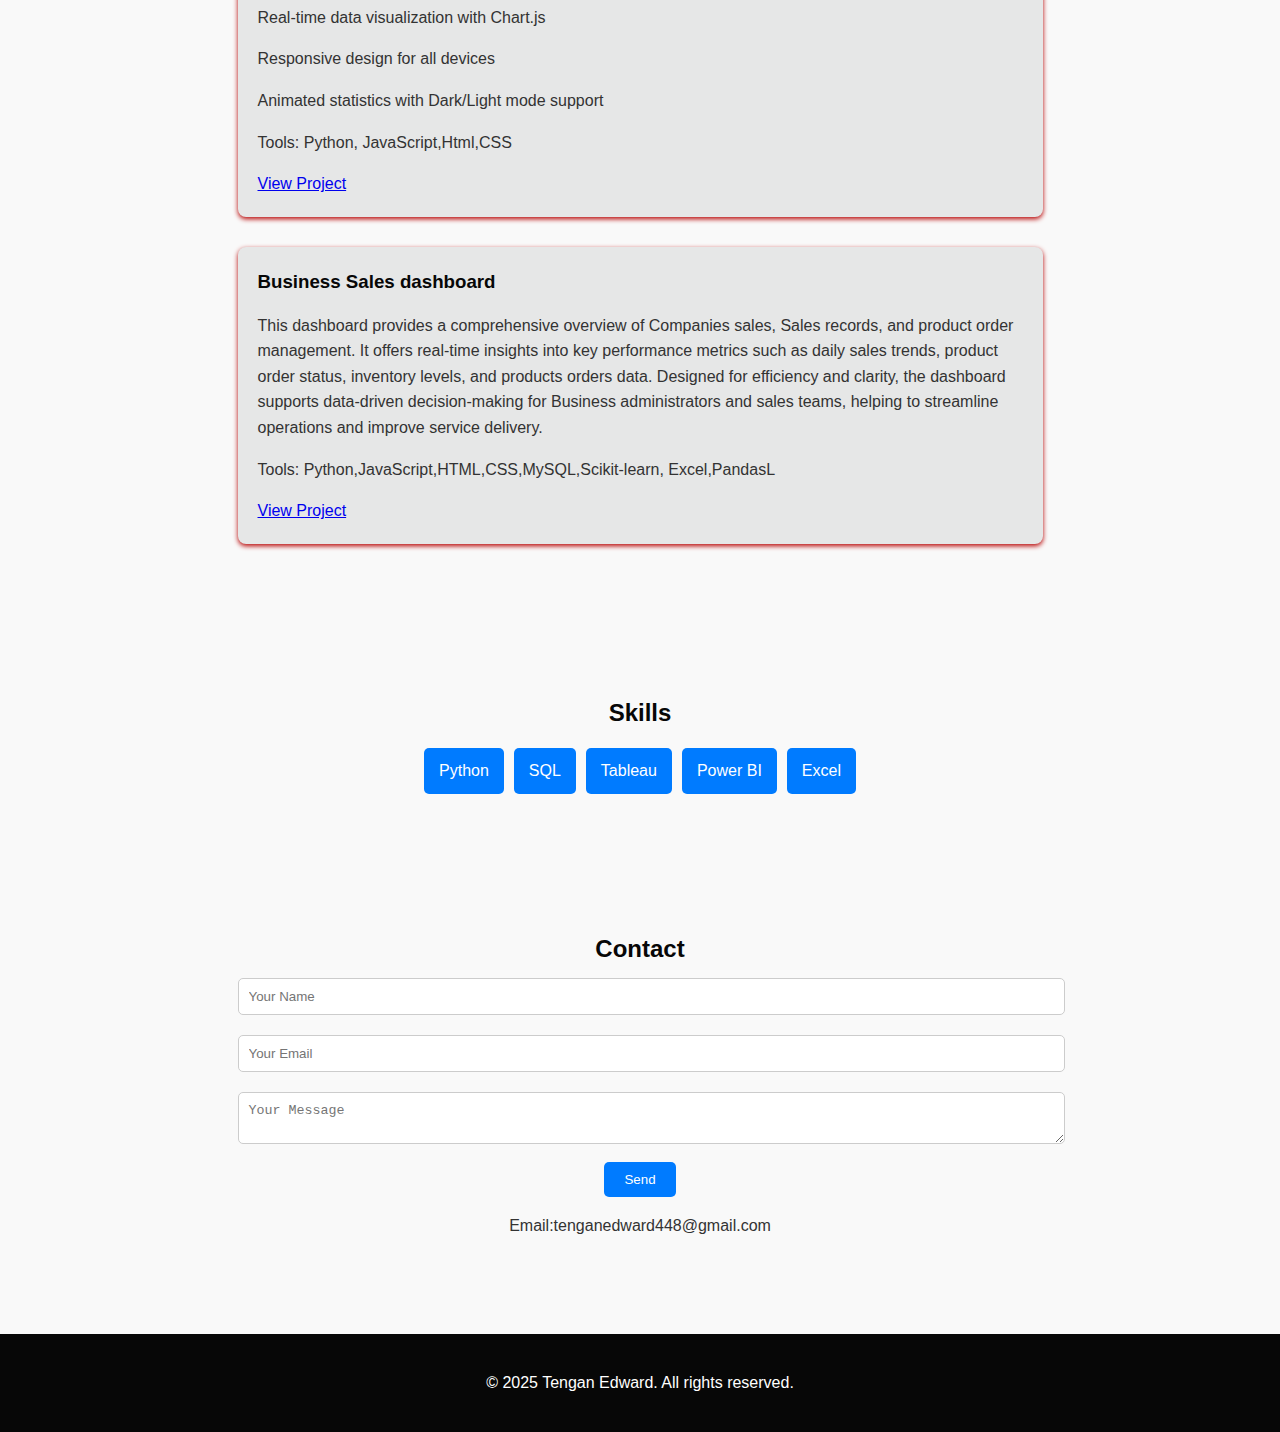
<file: MY final Portfolio/Data analyst portfolio/analyst.html>
<!DOCTYPE html>
<html lang="en">
<head>
    <meta charset="UTF-8">
    <meta name="viewport" content="width=device-width, initial-scale=1.0">
    <title>Data Analyst Portfolio</title>
    <style>
        /* General Styles */
        body {
            font-family: 'Roboto', sans-serif;
            margin: 0;
            padding: 0;
            line-height: 1.6;
            background: #f9f9f9;
            color: #333;
            scroll-behavior: smooth;
        }

        header {
            background: #1f2937;
            color: white;
            text-align: center;
            padding: 20px;
        }

        nav ul {
            list-style: none;
            padding: 0;
            display: flex;
            justify-content: center;
            gap: 20px;
        }

        nav ul li {
            display: inline;
        }

        nav ul li a {
            color: #3b82f6;
            text-decoration: none;
            font-weight: bold;
            transition: color 0.3s ease;
        }

        nav ul li a:hover {
            color: #f7df06; /* Yellow hover effect */
        }

        h2, h3 {
            margin: 0;
            font-weight: bold;
            color:#070707;
        }
        h1{
             color: rgb(130, 255, 5);
        }

        section {
            padding: 40px;
            margin: 40px auto;
            max-width: 805px;
            text-align: center;
        }

        img {
            max-width: 280px;
            border-radius: 50%;
            margin-bottom: 20px;
        }

        .project {
            margin-bottom: 30px;
            text-align: left;
            background: #e6e7e7;
            padding: 20px;
            border-radius: 8px;
            box-shadow: 0 2px 5px rgb(183, 2, 2);
            transition: transform 0.3s ease, box-shadow 0.3s ease;
        }

        .project:hover {
            transform: translateY(-5px);
            box-shadow: 0 5px 15px rgba(3, 13, 192, 0.938);
        }

        form input, form textarea {
            width: 100%;
            padding: 10px;
            margin: 10px 0;
            border: 1px solid #ccc;
            border-radius: 5px;
            transition: border-color 0.3s ease;
        }

        form input:focus, form textarea:focus {
            border-color: #007BFF;
        }

        form button {
            padding: 10px 20px;
            background: #007BFF;
            color: white;
            border: none;
            border-radius: 5px;
            cursor: pointer;
            transition: background 0.3s ease;
        }

        form button:hover {
            background: #0056b3;
        }

        .skills-list li {
            background: #007BFF;
            color: white;
            padding: 10px 15px;
            border-radius: 5px;
            transition: background 0.3s ease;
        }

        .skills-list li:hover {
            background: #e93d08; /* Orange hover effect */
        }

        footer {
            text-align: center;
            padding: 20px;
            background: #070707;
            color: white;
            margin-top: 40px;
        }

        /* Download CV Button */
        .download-cv {
            display: inline-block;
            margin-top: 20px;
            padding: 10px 20px;
            background: #a92a03;
            color: white;
            text-decoration: none;
            border-radius: 5px;
            transition: background 0.3s ease;
        }

        .download-cv:hover {
            background: #d806a4; /* Darker orange on hover */
        }

        /* Back to Top Button */
        #back-to-top {
            position: fixed;
            bottom: 20px;
            right: 20px;
            background: #007BFF;
            color: white;
            width: 50px;
            height: 50px;
            border-radius: 50%;
            text-align: center;
            line-height: 50px;
            font-size: 20px;
            cursor: pointer;
            opacity: 0;
            visibility: hidden;
            transition: opacity 0.3s ease, visibility 0.3s ease;
            z-index: 1000;
        }

        #back-to-top.show {
            opacity: 1;
            visibility: visible;
        }
    </style>
</head>
<body>
    <!-- Header -->
    <header>
        <nav>
            <ul>
                <li><a href="#about">About Me</a></li>
                <li><a href="#projects">Projects</a></li>
                <li><a href="#skills">Skills</a></li>
                <li><a href="#contact">Contact</a></li>
                <li><a href="https://www.linkedin.com/in/yourprofile " target="_blank">LinkedIn</a></li>
                <li><a href="https://github.com/tedwardritgithub " target="_blank">GitHub</a></li>
            </ul>
        </nav>
        <h1>Tengan Edward</h1>
        <p><b>A Detailed-Oriented and Analytical Data Analyst with a knack of Transforming raw Data into meaniful Insights that drive Business Decisions</b></p>
        <a href="images folder\CV.edit.pdf" download class="download-cv">Download CV</a>
    </header>

    <!-- About Section -->
    <section id="about">
        <h2>About Me</h2>
        <img src="images folder\img3.jpg" alt="Your Profile Picture">
        <p>I'm a detail-oriented Data Analyst  passionate about transforming complex data into meaningful insights that drive informed decision-making.I specialize in data visualization, sales performance tracking, and operational reporting using tools like Excel, SQL, Python, and dashboarding platforms .   

One of my key projects includes developing a Sales and Operations Dashboard for a hospital , where I analyzed patient records, product orders, and sales trends to deliver actionable insights. This dashboard empowered hospital staff to monitor performance in real time and optimize resource allocation. 

I thrive in environments where data tells a story — and I enjoy using tools like Power BI, Tableau, and Excel  to bring those stories to life. My goal is to help organizations make smarter, data-driven decisions that lead to measurable improvements. </p>
    </section>

    <!-- Projects Section -->
    <section id="projects">
        <h2>Recent Projects</h2>
        <div class="project">
            <h3><b>Scientific Calculator</b></h3>
            <p>Performed mathematical computations and provides a solution to all mathematical problems.</p>
            <p><span>Tools</span>: Python, JavaScript,Html,CSS </p>
            <a href="images folder/calulator/simple-calculator/index.html" target="_blank">View Project</a>
        </div>
         <div class="project">
            <h3><b>Real-time data visualization</b></h3>
            <p>A dynamic and interactive dashboard built to give real-time data visualization, responsive design, and modern UI components.</p>
            <h5>Features</h5>
            <p>Real-time data visualization with Chart.js </p>
            <p>Responsive design for all devices</p>
             <p>Animated statistics with
            Dark/Light mode support</p>
        
            <p><span>Tools</span>: Python, JavaScript,Html,CSS </p>
            <a href="dashboard-site\index.html" target="_blank">View Project</a>
        </div>
        <div class="project">
            <h3>Business Sales dashboard</h3>
            <p>This dashboard provides a comprehensive overview of Companies sales, Sales records, and product order management. It offers real-time insights into key performance metrics such as daily sales trends, product order status, inventory levels, and products orders data. Designed for efficiency and clarity, the dashboard supports data-driven decision-making for Business administrators and sales teams, helping to streamline operations and improve service delivery.</p>
            <p>Tools: Python,JavaScript,HTML,CSS,MySQL,Scikit-learn, Excel,PandasL</p>
            <a href="Admin-Dashboard\index.html " target="_blank">View Project</a>
        </div>
    </section>

    <!-- Skills Section -->
    <section id="skills">
        <h2>Skills</h2>
        <ul class="skills-list" style="list-style: none; padding: 0; display: flex; flex-wrap: wrap; justify-content: center; gap: 10px;">
            <li>Python</li>
            <li>SQL</li>
            <li>Tableau</li>
            <li>Power BI</li>
            <li>Excel</li>
        </ul>
    </section>

    <!-- Contact Section -->
    <section id="contact">
        <h2>Contact</h2>
        <form action="https://formspree.io/f/your-form-id " method="POST">
            <input type="text" name="name" placeholder="Your Name" required>
            <input type="email" name="email" placeholder="Your Email" required>
            <textarea name="message" placeholder="Your Message" required></textarea>
            <button type="submit">Send</button>
        </form>
        <p>Email:tenganedward448@gmail.com</p>
    </section>

    <!-- Footer -->
    <footer>
        <p>&copy; 2025  Tengan Edward. All rights reserved.</p>
    </footer>

    <!-- Back to Top Button -->
    <div id="back-to-top" onclick="scrollToTop()">↑</div>

    <script>
        // Smooth scrolling for navigation links
        document.querySelectorAll('nav ul li a').forEach(anchor => {
            anchor.addEventListener('click', function(e) {
                e.preventDefault();
                document.querySelector(this.getAttribute('href')).scrollIntoView({
                    behavior: 'smooth'
                });
            });
        });

        // Back to Top Button Logic
        const backToTopButton = document.getElementById('back-to-top');

        window.addEventListener('scroll', () => {
            if (window.scrollY > 200) {
                backToTopButton.classList.add('show');
            } else {
                backToTopButton.classList.remove('show');
            }
        });

        function scrollToTop() {
            window.scrollTo({
                top: 0,
                behavior: 'smooth'
            });
        }
    </script>
</body>
</html>
</file>
<file: MY final Portfolio/Admin-Dashboard/style.css>
@import url('https://fonts.googleapis.com/css2?family=Poppins:wght@300;400;500;600;700;800&display=swap');

:root {
    --color-primary: #7380ec;
    --color-danger: #ff7782;
    --color-success: #41f1b6;
    --color-warning: #ffbb55;
    --color-white: #fff;
    --color-info-dark: #7d8da1;
    --color-into-light: #dce1eb;
    --color-dark: #363949;
    --color-light: rgba(132,139 , 200 , 0.18);
    --color-primary-variant: #111e88;
    --color-dark-variant: #677483;
    --color-background: #f6f6f9;

    --card-border-redius: 2rem;
    --border-redius-1: 0.4rem;
    --border-redius-2: 0.8rem;
    --border-redius-3: 1.2rem;

    --card-padding: 1.8rem;
    --padding-1: 1.2rem;


    --box-shadow: 0 2rem 3rem var(--color-light)

}
.dark-theme-variables{
    --color-background: #181a1e;
    --color-white: #202528;
    --color-dark: #edeffd;
    --color-dark-variant: #a3bdcc;
    --color-light: rgba(0,0 , 0 , 0.4);
    --box-shadow: 0 2rem 3rem var(--color-light)

}

*{
    margin: 0;
    padding: 0;
    outline: 0;
    appearance: none;
    border: 0;
    text-decoration: none;
    list-style: none;
    box-sizing: border-box;
}

body{
    font-size: 14px;
    width: 100vw;
    height: 100vh;
    font-family: poppins, sens-serif;
    font-size: 0.88rem;
    background-color: var(--color-background);
    user-select: none;
    overflow-x: hidden;
    color: var(--color-dark);
}

.container{
    display: grid;
    width: 96%;
    margin: 0 auto;
    gap: 1.8rem;
    grid-template-columns: 14rem auto 23rem;
}

a{
    color: var(--color-dark)
}

img{
    display: block;
    width: 100%;
}

h1{
    font-weight: 800;
    font-size: 1.8rem;
}

h2{
    font-size: 1.4rem;
}

h3{
    font-size: 0.87rem;
}

h4{
    font-size: 0.8rem;
}

h5{
    font-size: 0.77rem;
}

small{
    font-size: 0.75rem;
}

.profile-photo{
    width: 2.8rem;
    height: 2.8rem;
    border-radius: 50%;
    overflow: hidden;
}

.text-muted{
    color: var(--color-info-dark);
}


p{
    color: var(--color-dark-variant);
}

b{
    color: var(--color-dark);
}

.primary{
    color: var(--color-primary);
}
.danger{
    color: var(--color-danger);
}
.success{
    color: var(--color-success);
}
.warning{
    color: var(--color-warning);
}

aside{
    height: 100vh;
}

aside .top{
    display: flex;
    align-items: center;
    justify-content: space-between;
    margin-top: 1.4rem;
}
aside .logo {
    display: flex;
    gap:0.8rem;
}

aside .logo img{
    width: 2rem;
    height: 2rem;
}

aside .close{
    display: none;
    
}

/*                 SIDEBAR                 */                 
aside .sidebar{
    display: flex;
    flex-direction: column;
    height: 110vh;
    position: relative;
    top:3rem;
}
aside h3{
    font-weight: 500;
}

aside .sidebar a{
    display: flex;
    color: var(--color-info-dark);
    margin-left: 2rem;
    gap:1rem;
    align-items: center;
    position: relative;
    height: 3.7rem;
    transition: all 300ms ease;
}

aside .sidebar a span{
    font-size: 1.6rem;
    transition: all 400ms ease;
}

aside .sidebar a:last-child{
    position: absolute;
    bottom:2rem;
    width: 100%;
}

aside .sidebar a.active
    {
    background-color: var(--color-light);
    color: var(--color-primary);
    margin-left: 0;
}

aside .sidebar a.active:before{
content: "";
width: 6px;
height: 100%;
background: var(--color-primary);
}

aside .sidebar a.active span{
    margin-left: calc(1rem - 3px);
    }

aside .sidebar a:hover{
    color: var(--color-primary);
}

aside .sidebar a:hover span{
    margin-left: 1rem;
}

aside .sidebar .message-count{
    background-color: var(--color-danger);
    color: var(--color-white);
    padding: 2px 10px;
    font-size: 11px;
    border-radius: var(--border-redius-1);
}

/*                 MAIN                 */                 
main{
margin-top: 1.4rem ;
}
main .date{
    display: inline-block;
    background: rgb(236, 107, 107);
    border-radius: var(--border-redius-1);
    margin-top: 1rem;
    padding: 0.5rem 1.6rem;
}
main .date input[type="date"]{
    background: transparent;
    color: var(--color-dark);
}
main .insights{
    display: grid;
    grid-template-columns: repeat(3 , 1fr);
    gap:1.6rem
}
main .insights > div{
background-color: var(--color-white);
padding: var(--card-padding);
border-radius: var(--card-border-redius);
margin: 1rem;
box-shadow: var(--box-shadow);
transition: all 300ms ease;
}
main .insights > div:hover{
    box-shadow: none;
}
main .insights > div span{
    background:var(--color-primary) ;
    padding: 0.5rem;
    border-radius: 50%;
    color: var(--color-white);
    font-size: 2rem;
}
main .insights > div.expenses span{
    background: var(--color-danger);
}
main .insights > div.income span{
    background: var(--color-success);
}
main .insights > div .middle{
    display: flex;
    align-items: center;
    justify-content: space-between;
}
main .insights h3{
    margin: 1rem 0 0.6rem;
    font-size: 1rem;
}
main .insights .progress{
    position: relative;
    width: 92px;
    height: 92px;
    border-radius: 50%;
}
main .insights svg{
    width: 7rem;
    height: 7rem;
}
main .insights svg circle{
    fill: none;
    stroke: var(--color-primary);
    stroke-width: 14;
    stroke-linecap: round;
    transform: translate(5px,5px);
    stroke-dasharray: 110;
    stroke-dashoffset: 92;
}
main .insights .sales svg circle{
    stroke-dashoffset: -30;
    stroke-dasharray: 195;
}
main .insights .expenses svg circle{
    stroke-dashoffset: 20;
    stroke-dasharray: 80;
}
main .insights .income svg circle{
    stroke-dashoffset: 35;
    stroke-dasharray: 110;
}
main .insights .progress .number{
    position: absolute;
    top:0;
    left: 0;
    height: 100%;
    width: 100%;
    display: flex;
    justify-content: center;
    align-items: center;
}
main .insights small{
    margin-top: 1.3rem;
    display: block;
}
main .recent-orders {
    margin-top: 2rem;
}
main .recent-orders h2 {
    margin-bottom: 0.8rem;
}
main .recent-orders table{
    border: var(--color-white);
    width: 100%;
    border-radius: var(--card-border-redius);
    padding: var(--card-padding);
    text-align: center;
    box-shadow: var(--box-shadow);
    transition: all 300ms ease;
}
main .recent-orders table:hover{
    box-shadow: none;
}
main table tbody td{
    height:2.8rem ;
    border-bottom: 1px solid var(--color-light);
    color:var(--color-dark-variant)
}
main table tbody tr:last-child td{
    border: none;
}
main a{
    text-align: center;
    display: block;
    margin: 1rem auto;
    color: var(--color-primary);
}

.right{
    margin-top: 1.4rem;
    width: 70%;
}
.right .top{
    display: flex;
    justify-content: space-between;
    gap:2rem;
}
.right .top button{
    display: none;
}
.right .theme-toggler{
    background: var(--color-light);
    display: flex;
    justify-content: space-between;
    align-items: center;
    height: 1.6rem;
    width: 4.2rem;
    cursor: pointer;
    border-radius: var(--border-redius-1);
}
.right .theme-toggler span{
    font-size: 1.2rem;
    width: 50%;
    height: 100%;
    display: flex;
    align-items: center;
    justify-content: center;
}
.right .theme-toggler span.active{
    background: var(--color-primary);
    color: white;
    border-radius: var(--border-redius-1);
}
.right .top .profile{
    display: flex;
    gap: 2rem;
    text-align: right;
}
.right .recent-updates{
    margin-top:1rem
}
.right .recent-updates h2{
    margin-bottom: 0.8rem;
}
.right .recent-updates .updates{
    background: var(--color-white);
    padding: var(--card-padding);
    border-radius: var(--card-border-redius);
    box-shadow: var(--box-shadow);
    transition: all 300ms ease;
}
.right .recent-updates .update:hover{
    box-shadow:none ;
}
.right .recent-updates .updates .update{
    display: grid;
    grid-template-columns: 2.6rem auto;
    gap: 1rem;
    margin-bottom: 1rem
}

.right .sales-analytics{
    margin-top: 2rem;
}
.right .sales-analytics h2{
    margin-bottom: 0.8rem;
}
.right .sales-analytics .item{
    background: var(--color-white);
    display: flex;
    align-items: center;
    gap: 1rem;
    margin-bottom: 0.7rem;
    padding: 1.4rem var(--card-padding);
    border-radius: var(--border-redius-3);
    box-shadow: var(--box-shadow);
    transition: all 300ms ease;
}
.right .sales-analytics .item:hover{
    box-shadow: none;
}
.right .sales-analytics .item .right{
    display: flex;
    justify-content: space-between;
    align-items: start;
    gap: 10px;
    width: 100%;
}
.right .sales-analytics .icon{
    padding: 0.6rem;
    color: var(--color-white);
    border-radius: 50%;
    background: var(--color-primary);
    display: flex;
}

.right .sales-analytics .item.offline .icon{
    background: var(--color-danger);
}
.right .sales-analytics .item.customers .icon{
    background: var(--color-success);
}

.right .sales-analytics .add-product{
    background-color: transparent;
    border: 3px dashed blue;
    color: var(--color-primary);
    display: flex;
    align-items: center;
    justify-content: center;
}
.right .sales-analytics .add-product div{
    display: flex;
    align-items: center;
    gap: 0.6rem;
}
.right .sales-analytics .add-product div h3{
    font-weight: 600;
}

@media screen and (max-width:1200px){
    .container{
        grid-template-columns: 7rem auto 23rem;
    }
    aside .logo h2{
        display: nine;
    }

    aside .sidebar h3{
        display: none;
    }

    aside .sidebar a{
        width: 5.6rem;
    }
    
    aside .sidebar a:last-child{
        position: relative;
        margin-top: 1.8rem;
    }
    main .insights{
        grid-template-columns: 1fr;
        gap: 0;
    }
    main .recent-orders{
        position: absolute;
        left: 40%;
        transform: translateX(-50%);
        margin: 2rem 0 0 8.8rem;
    }
    main .recent-orders table{
        width: 78vw;
    }

    main table thead tr th:last-child,
    main table thead tr th:first-child
    {
        display: none;
    }

    main table tbody tr td:last-child,
    main table tbody tr td:first-child
    {
        display: none;
    }

}


@media screen and (max-width:768px){
    .container{
        width: 100%;
        grid-template-columns:1fr ;
    }
    aside{
        position: fixed;
        left: -100%;
        background: var(--color-white);
        width: 18rem;
        z-index: 3;
        box-shadow: 1rem 3rem 4rem var(--color-light);
        height: 100vh;
        padding-right: var(--card-padding);
        display: none;
        animation: showMenu 400ms ease forwards;
    }
    @keyframes showMenu {
        to{
            left: 0;
        }
    }
    aside .logo {
        margin-left: 1rem;
    }
    aside .sidebar h2{
        display: inline;
    }
    aside .sidebar h3{
        display: inline;
    }
    aside .sidebar a{
        width: 100%;
        height: 3.4rem;
    }
    aside .sidebar a:last-child{
        position: absolute;
        bottom: 12rem;
    }

aside .close{
    display: inline-block;
    cursor: pointer;
}

main{
    margin-top: 8rem ;
    padding: 0 1rem;
}

main .recent-orders{
    position: relative;
    margin-top: 3rem 0 0 0;
    width: 100%;
}

main .recent-orders table{
    width: 100%;
    margin: 0 auto 4rem;
}

.right {
    margin:0 auto 4rem ;
}
.right .top{
    position: fixed;
    top:0;
    left:0;
    align-items: center;
    padding: 0 0.8rem;
    height:4.6rem ;
    background: var(--color-white);
    width: 100%;
    margin: 0;
    z-index: 2;
    box-shadow: 0 1rem 1rem var(--color-into-light);
}
.right .top .theme-toggler{
    width: 4.4rem;
    position: absolute;
    left:66%
}
.right .profile .info{
    display: none;
}
.right .top button{
    display: inline-block;
    background: transparent;
    cursor: pointer;
    color:var(--color-dark);
    font-size: 2rem;
    left: 1rem;
}
.right .top button span{
    font-size: 2rem;
    
}
main .recent-orders table{
    margin-left:-50px;
    width: 80%;
}

}
</file>
<file: MY final Portfolio/simple-calculator/styles.css>
.calculator {
    width: 300px;
    margin: 100px auto;
    text-align: center;
    border: 3px solid #0ebc19f4;
    border-radius: 15px;
    padding: 20px;
    box-shadow: 0 4px 8px rgb(2, 65, 97);
}

#result {
    width: 100%;
    height: 70px;
    margin-bottom: 20px;
    font-size: 1.5em;
    text-align: right;
    padding: 5px;
    border: 1px solid #0ebc19f4;
    background-color: #ebf4f7;
    box-sizing: border-box;
}

.buttons {
    display: grid;
    grid-template-columns: repeat(4, 1fr);
    gap: 10px;
}

.btn {
    height: 50px;
    font-size: 1.2em;
    border: none;
    border-radius: 60px;
    background-color: #14b524;
    color: rgb(255, 255, 255);
    cursor: pointer;
    transition: background-color 0.3s;
}

.btn:hover {
    background-color: #180221;
}
</file>
